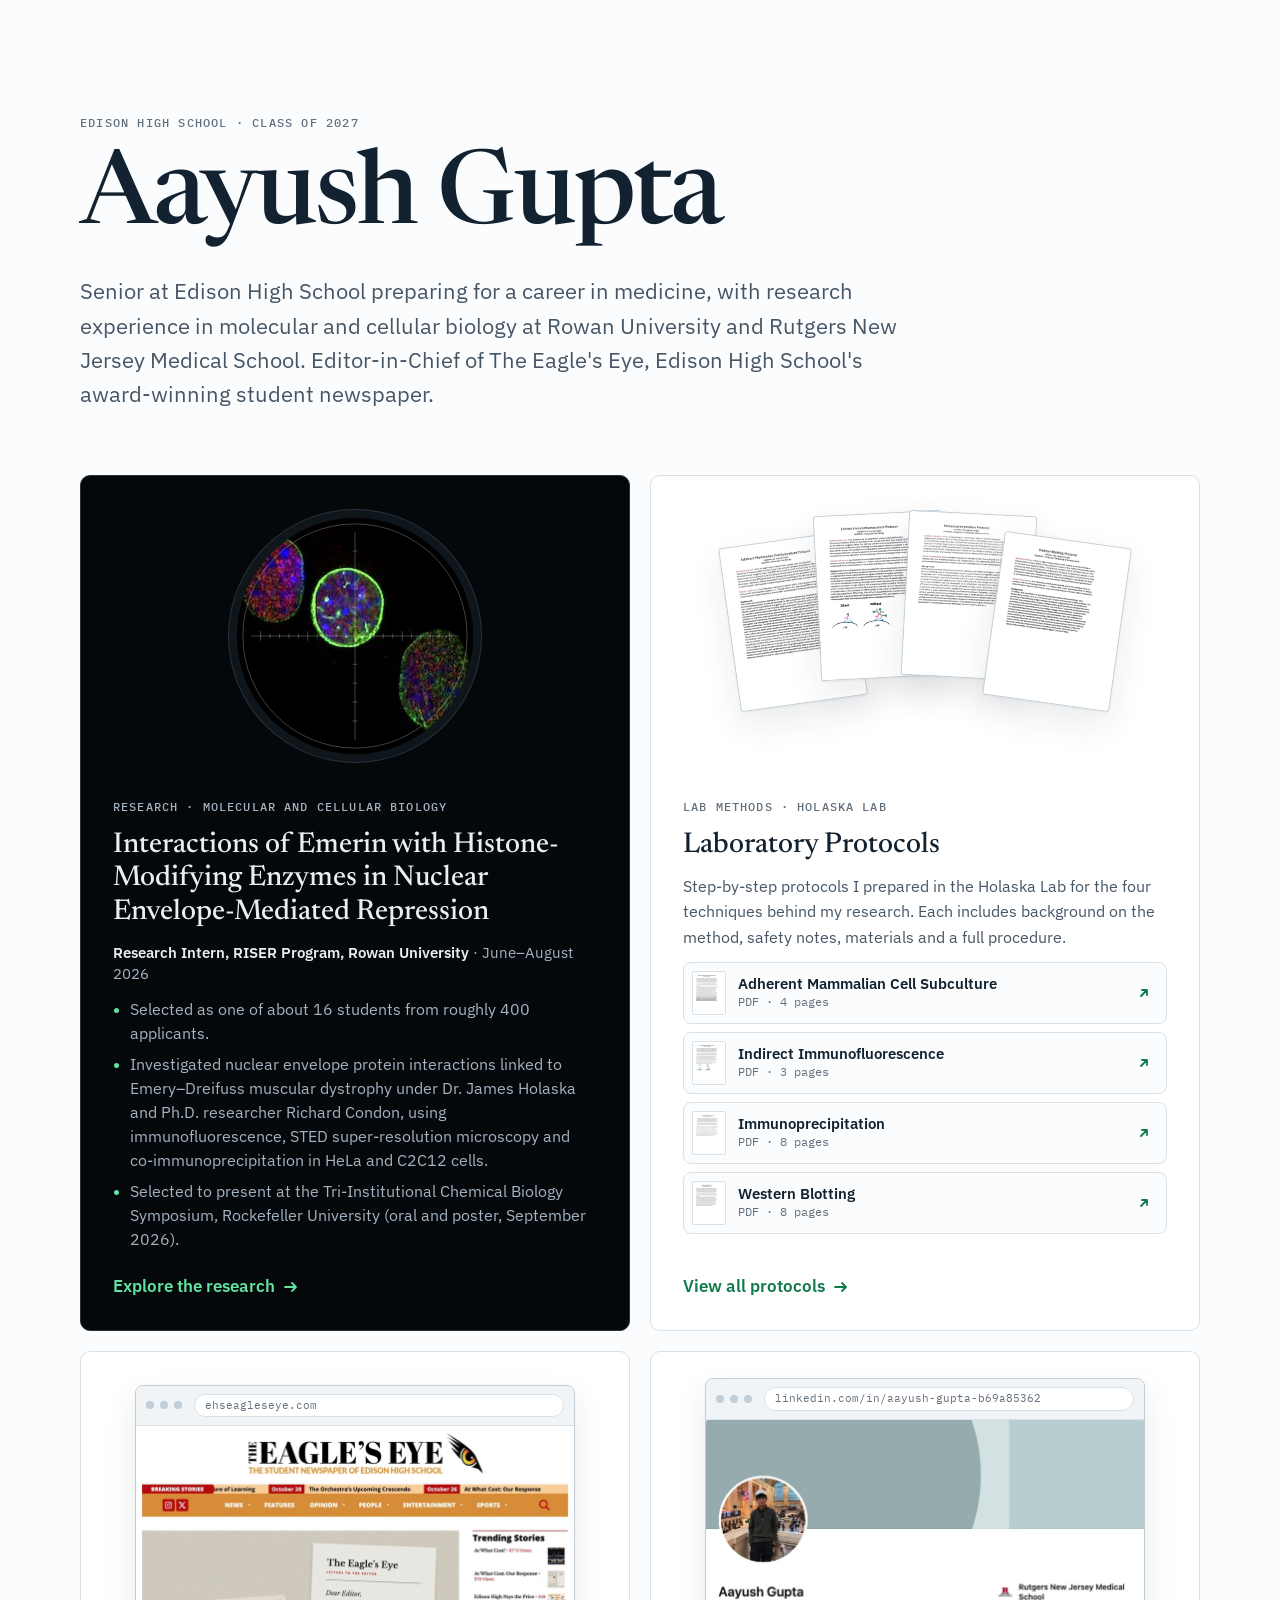
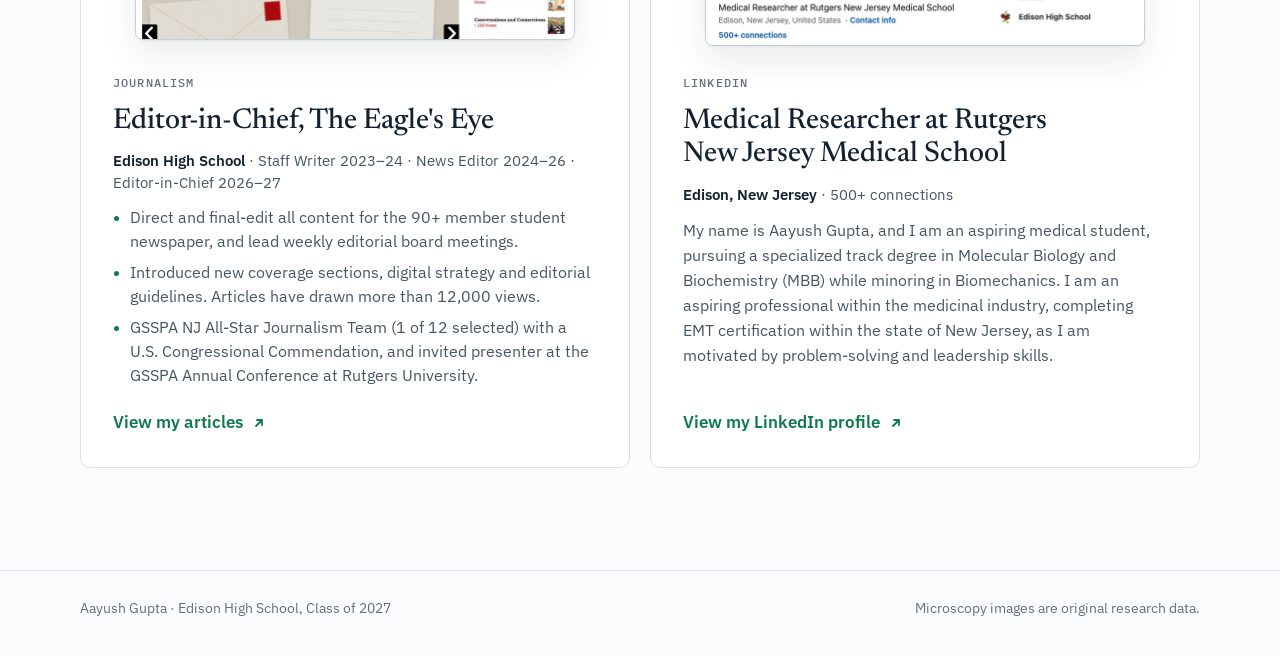
<file: index.html>
<!doctype html>
<html lang="en">
<head>
<meta charset="utf-8">
<meta name="viewport" content="width=device-width, initial-scale=1">
<title>Aayush Gupta</title>
<meta name="description" content="Aayush Gupta, Edison High School Class of 2027. Research intern in molecular and cellular biology and Editor-in-Chief of The Eagle's Eye.">
<meta property="og:type" content="website">
<meta property="og:title" content="Aayush Gupta">
<meta property="og:description" content="Molecular and cellular biology research and student journalism. Edison High School, Class of 2027.">
<link rel="icon" href="data:image/svg+xml,%3Csvg xmlns='http://www.w3.org/2000/svg' viewBox='0 0 32 32'%3E%3Crect width='32' height='32' rx='7' fill='%2305080b'/%3E%3Ccircle cx='16' cy='16' r='9' fill='none' stroke='%2362e2a0' stroke-width='3'/%3E%3Ccircle cx='14' cy='15' r='2.2' fill='%2393acff'/%3E%3Ccircle cx='18.5' cy='18.5' r='1.7' fill='%23ff7d76'/%3E%3C/svg%3E">
<link rel="preconnect" href="https://fonts.googleapis.com">
<link rel="preconnect" href="https://fonts.gstatic.com" crossorigin>
<link rel="stylesheet" href="https://fonts.googleapis.com/css2?family=IBM+Plex+Mono:wght@400;500&family=IBM+Plex+Sans:ital,wght@0,400;0,500;0,600;1,400&family=Newsreader:ital,opsz,wght@0,6..72,400..600;1,6..72,400..500&display=swap">
<style>
/* Layout: a personal masthead above two rooms of work. The lab sits on a black microscope stage, the newsroom shows the paper's own site in a browser frame. Side by side on wide screens, stacked on phones. Tokens match the research page. */
:root{
  --paper:#fbfcfd; --paper-2:#f0f4f7; --card:#ffffff;
  --ink:#132230; --ink-2:#465665; --ink-3:#62707d;
  --rule:#d9e1e8; --rule-2:#c2ced8;
  --accent:#0f7a4b;
  --shadow:0 1px 2px rgba(19,34,48,.06), 0 14px 34px rgba(19,34,48,.09);
  --stage:#05080b; --stage-2:#0e151b; --stage-rule:#26323d; --stage-ink:#e8eef3; --stage-ink-2:#a3b3c1;
  --ch-emerin:#62e2a0; --ch-white:#f2f5f8;
  --font-display:"Newsreader","Iowan Old Style","Palatino Linotype",Georgia,serif;
  --font-body:"IBM Plex Sans","Segoe UI",system-ui,-apple-system,sans-serif;
  --font-mono:"IBM Plex Mono",ui-monospace,"SFMono-Regular",Menlo,Consolas,monospace;
}
@media (prefers-color-scheme: dark){
  :root:not([data-theme="light"]){
    --paper:#0b1117; --paper-2:#111a22; --card:#131d27;
    --ink:#e5ebf0; --ink-2:#aab7c3; --ink-3:#8b98a5;
    --rule:#22303d; --rule-2:#304150;
    --accent:#4cc38a;
    --shadow:0 1px 2px rgba(0,0,0,.4), 0 14px 34px rgba(0,0,0,.4);
    color-scheme:dark;
  }
}
:root[data-theme="dark"]{
  --paper:#0b1117; --paper-2:#111a22; --card:#131d27;
  --ink:#e5ebf0; --ink-2:#aab7c3; --ink-3:#8b98a5;
  --rule:#22303d; --rule-2:#304150;
  --accent:#4cc38a;
  --shadow:0 1px 2px rgba(0,0,0,.4), 0 14px 34px rgba(0,0,0,.4);
  color-scheme:dark;
}
*,*::before,*::after{box-sizing:border-box}
html{-webkit-text-size-adjust:100%}
body{margin:0; background:var(--paper); color:var(--ink); font-family:var(--font-body); font-size:1.0625rem; line-height:1.6; -webkit-font-smoothing:antialiased; text-rendering:optimizeLegibility}
p, h1, h2, ul{margin:0}
img{display:block; max-width:100%; height:auto}
:focus-visible{outline:2px solid var(--accent); outline-offset:3px; border-radius:2px}

.wrap{max-width:1184px; margin-inline:auto; padding-left:max(16px, env(safe-area-inset-left, 0px)); padding-right:max(16px, env(safe-area-inset-right, 0px))}
@media (min-width:720px){
  .wrap{padding-left:max(32px, env(safe-area-inset-left, 0px)); padding-right:max(32px, env(safe-area-inset-right, 0px))}
}
.eyebrow{font-family:var(--font-mono); font-size:.75rem; font-weight:500; line-height:1.4; letter-spacing:.1em; text-transform:uppercase; color:var(--ink-3)}

/* Intro */
.intro{padding-block:clamp(56px, 9vw, 120px) clamp(36px, 5vw, 64px)}
.intro-eyebrow{margin-bottom:18px}
.intro h1{font-family:var(--font-display); font-weight:500; font-size:clamp(3rem, 1.5rem + 6.2vw, 6.4rem); line-height:.96; letter-spacing:-.022em; color:var(--ink); text-wrap:balance; font-optical-sizing:auto}
.lede{margin-top:26px; max-width:38em; font-size:clamp(1.12rem, 1rem + .5vw, 1.38rem); line-height:1.55; color:var(--ink-2); text-wrap:pretty}

/* Work cards */
.work{padding-block:0 clamp(56px, 8vw, 104px)}
.work-grid{display:grid; grid-template-columns:repeat(2, minmax(0, 1fr)); gap:20px}
.card{position:relative; display:grid; grid-template-rows:auto 1fr; min-width:0; overflow:hidden; border-radius:10px; transition:transform .2s ease, box-shadow .2s ease}
.card:hover{transform:translateY(-3px); box-shadow:var(--shadow)}
.card:focus-within{box-shadow:var(--shadow)}
.visual{height:300px; display:grid; place-items:center; padding:28px clamp(20px, 3vw, 32px) 8px}
.card-body{display:flex; flex-direction:column; gap:12px; padding:22px clamp(20px, 3vw, 32px) 30px}
.card-label{font-family:var(--font-mono); font-size:.72rem; font-weight:500; letter-spacing:.1em; text-transform:uppercase}
.card h2{font-family:var(--font-display); font-weight:500; font-size:clamp(1.4rem, 1.15rem + .8vw, 1.8rem); line-height:1.18; text-wrap:balance}
.role{font-size:.92rem; font-weight:600; line-height:1.45}
.role span{font-weight:400}
.points{padding-left:1.1em; display:grid; gap:7px; font-size:.97rem; line-height:1.55; max-width:56ch}
.points li::marker{font-size:.9em}
.cta{display:inline-flex; align-self:flex-start; align-items:center; gap:8px; margin-top:auto; padding-top:10px; font-weight:600; text-decoration:none}
.cta svg{transition:transform .2s ease}
.card:hover .cta svg{transform:translateX(3px)}
.cta::after{content:""; position:absolute; inset:0; border-radius:10px}
.cta:focus-visible{outline:none}
.cta:focus-visible::after{outline:2px solid var(--accent); outline-offset:3px}

/* The lab */
.card-lab{background:var(--stage); color:var(--stage-ink); border:1px solid var(--stage-rule)}
.card-lab .card-label{color:var(--stage-ink-2)}
.card-lab h2, .card-lab .role{color:var(--stage-ink)}
.card-lab .role span, .card-lab .points{color:var(--stage-ink-2)}
.card-lab .points li::marker{color:var(--ch-emerin)}
.card-lab .cta{color:var(--ch-emerin)}
.card-lab .cta:focus-visible::after{outline-color:var(--ch-emerin)}
.ocular{position:relative; width:min(100%, 236px); aspect-ratio:1; border-radius:50%; overflow:hidden; background:var(--stage); box-shadow:0 0 0 8px var(--stage-2), 0 0 0 9px var(--stage-rule)}
.ocular img{width:100%; height:100%; object-fit:cover; object-position:46% 50%}
.reticle{position:absolute; inset:0; width:100%; height:100%; pointer-events:none}
.r-line{fill:none; stroke:var(--ch-white); stroke-opacity:.26; stroke-width:1; vector-effect:non-scaling-stroke}

/* The newsroom */
.card-news{background:var(--card); color:var(--ink); border:1px solid var(--rule)}
.card-news .card-label{color:var(--ink-3)}
.card-news .role span, .card-news .points{color:var(--ink-2)}
.card-news .points li::marker{color:var(--accent)}
.card-news .cta{color:var(--accent)}
.browser{width:min(100%, 440px); overflow:hidden; border-radius:8px; background:var(--card); border:1px solid var(--rule-2); box-shadow:var(--shadow)}
.browser-bar{display:flex; align-items:center; gap:6px; padding:8px 10px; background:var(--paper-2); border-bottom:1px solid var(--rule)}
.browser-bar i{width:8px; height:8px; flex:none; border-radius:50%; background:var(--rule-2)}
.browser-bar span{flex:1; min-width:0; margin-left:6px; padding:2px 10px; overflow:hidden; text-overflow:ellipsis; white-space:nowrap; border-radius:999px; border:1px solid var(--rule); background:var(--card); font-family:var(--font-mono); font-size:.68rem; color:var(--ink-3)}
.browser img{width:100%; height:auto}
.card-news .about{font-size:.98rem; line-height:1.6; color:var(--ink-2); max-width:62ch}

/* Protocols: the four first pages fanned out, then one row per PDF */
.fan{position:relative; width:min(100%, 400px); aspect-ratio:400 / 262}
.fan img{position:absolute; width:32%; height:auto; border:1px solid var(--rule-2); border-radius:3px; box-shadow:var(--shadow)}
.fan img:nth-child(1){left:1%; top:13%; transform:rotate(-8deg)}
.fan img:nth-child(2){left:23%; top:3%; transform:rotate(-3deg)}
.fan img:nth-child(3){left:45%; top:3%; transform:rotate(3deg)}
.fan img:nth-child(4){left:67%; top:13%; transform:rotate(8deg)}
.card-news .summary{font-size:.98rem; line-height:1.6; color:var(--ink-2); max-width:58ch}
.docs{list-style:none; padding:0; display:grid; gap:8px}
.docs a{position:relative; z-index:1; display:flex; align-items:center; gap:12px; padding:8px 14px 8px 8px; border:1px solid var(--rule); border-radius:8px; background:var(--paper); color:var(--ink); text-decoration:none; transition:border-color .15s}
.docs a:hover{border-color:var(--accent)}
.docs img{width:34px; height:44px; flex:none; object-fit:cover; object-position:top; border:1px solid var(--rule); border-radius:2px}
.docs span{display:grid; flex:1; min-width:0}
.docs b{font-size:.95rem; font-weight:600; line-height:1.3}
.docs small{font-family:var(--font-mono); font-size:.72rem; color:var(--ink-3)}
.docs svg{flex:none; color:var(--accent)}

@media (max-width:860px){
  .work-grid{grid-template-columns:1fr}
  .visual{height:auto; padding-top:32px; padding-bottom:12px}
}

/* Footer */
.foot{border-top:1px solid var(--rule); padding-block:26px 36px; font-size:.88rem; color:var(--ink-3)}
.foot-inner{display:flex; flex-wrap:wrap; justify-content:space-between; gap:8px 32px}

@media (prefers-reduced-motion: reduce){
  .card, .cta svg{transition:none}
  .card:hover{transform:none}
  .card:hover .cta svg{transform:none}
}
</style>
</head>
<body>

<main>
  <section class="intro">
    <div class="wrap">
      <p class="eyebrow intro-eyebrow">Edison High School · Class of 2027</p>
      <h1>Aayush Gupta</h1>
      <p class="lede">Senior at Edison High School preparing for a career in medicine, with research experience in molecular and cellular biology at Rowan University and Rutgers New Jersey Medical School. Editor-in-Chief of The Eagle's Eye, Edison High School's award-winning student newspaper.</p>
    </div>
  </section>

  <section class="work" aria-label="Selected work">
    <div class="wrap work-grid">

      <article class="card card-lab">
        <div class="visual">
          <div class="ocular">
            <img src="hero-merge.jpg" width="536" height="464" alt="Three cell nuclei under a fluorescence microscope, with a bright green ring of emerin outlining the center nucleus.">
            <svg class="reticle" viewBox="0 0 100 100" aria-hidden="true" focusable="false">
            <circle cx="50" cy="50" r="47.5" class="r-line"/>
            <line x1="6" y1="50" x2="94" y2="50" class="r-line"/>
            <line x1="50" y1="6" x2="50" y2="94" class="r-line"/>
            <line x1="10" y1="48.0" x2="10" y2="52.0" class="r-line"/><line x1="14" y1="49.0" x2="14" y2="51.0" class="r-line"/><line x1="18" y1="49.0" x2="18" y2="51.0" class="r-line"/><line x1="22" y1="49.0" x2="22" y2="51.0" class="r-line"/><line x1="26" y1="49.0" x2="26" y2="51.0" class="r-line"/><line x1="30" y1="48.0" x2="30" y2="52.0" class="r-line"/><line x1="34" y1="49.0" x2="34" y2="51.0" class="r-line"/><line x1="38" y1="49.0" x2="38" y2="51.0" class="r-line"/><line x1="42" y1="49.0" x2="42" y2="51.0" class="r-line"/><line x1="46" y1="49.0" x2="46" y2="51.0" class="r-line"/><line x1="54" y1="49.0" x2="54" y2="51.0" class="r-line"/><line x1="58" y1="49.0" x2="58" y2="51.0" class="r-line"/><line x1="62" y1="49.0" x2="62" y2="51.0" class="r-line"/><line x1="66" y1="49.0" x2="66" y2="51.0" class="r-line"/><line x1="70" y1="48.0" x2="70" y2="52.0" class="r-line"/><line x1="74" y1="49.0" x2="74" y2="51.0" class="r-line"/><line x1="78" y1="49.0" x2="78" y2="51.0" class="r-line"/><line x1="82" y1="49.0" x2="82" y2="51.0" class="r-line"/><line x1="86" y1="49.0" x2="86" y2="51.0" class="r-line"/><line x1="90" y1="48.0" x2="90" y2="52.0" class="r-line"/><line x1="49" y1="14" x2="51" y2="14" class="r-line"/><line x1="49" y1="22" x2="51" y2="22" class="r-line"/><line x1="49" y1="30" x2="51" y2="30" class="r-line"/><line x1="49" y1="38" x2="51" y2="38" class="r-line"/><line x1="49" y1="46" x2="51" y2="46" class="r-line"/><line x1="49" y1="54" x2="51" y2="54" class="r-line"/><line x1="49" y1="62" x2="51" y2="62" class="r-line"/><line x1="49" y1="70" x2="51" y2="70" class="r-line"/><line x1="49" y1="78" x2="51" y2="78" class="r-line"/><line x1="49" y1="86" x2="51" y2="86" class="r-line"/>
          </svg>
          </div>
        </div>
        <div class="card-body">
          <p class="card-label">Research · Molecular and cellular biology</p>
          <h2>Interactions of Emerin with Histone-Modifying Enzymes in Nuclear Envelope-Mediated Repression</h2>
          <p class="role">Research Intern, RISER Program, Rowan University <span>· June–August 2026</span></p>
          <ul class="points">
            <li>Selected as one of about 16 students from roughly 400 applicants.</li>
            <li>Investigated nuclear envelope protein interactions linked to Emery–Dreifuss muscular dystrophy under Dr. James Holaska and Ph.D. researcher Richard Condon, using immunofluorescence, STED super-resolution microscopy and co-immunoprecipitation in HeLa and C2C12 cells.</li>
            <li>Selected to present at the Tri-Institutional Chemical Biology Symposium, Rockefeller University (oral and poster, September 2026).</li>
          </ul>
          <a class="cta" href="research.html">Explore the research
            <svg width="16" height="16" viewBox="0 0 16 16" fill="none" stroke="currentColor" stroke-width="1.8" stroke-linecap="round" stroke-linejoin="round" aria-hidden="true" focusable="false"><path d="M2 8 H13 M9 4 L13 8 L9 12"/></svg>
          </a>
        </div>
      </article>

      <article class="card card-news">
        <div class="visual">
          <div class="fan" aria-hidden="true">
            <img src="protocol-subculture.jpg" width="800" height="1035" alt="">
            <img src="protocol-immunofluorescence.jpg" width="800" height="1035" alt="">
            <img src="protocol-immunoprecipitation.jpg" width="800" height="1035" alt="">
            <img src="protocol-western-blotting.jpg" width="800" height="1035" alt="">
          </div>
        </div>
        <div class="card-body">
          <p class="card-label">Lab methods · Holaska Lab</p>
          <h2>Laboratory Protocols</h2>
          <p class="summary">Step-by-step protocols I prepared in the Holaska Lab for the four techniques behind my research. Each includes background on the method, safety notes, materials and a full procedure.</p>
          <ul class="docs">
            <li><a href="Adherent-Cell-Subculture-Protocol.pdf" target="_blank" rel="noopener"><img src="protocol-subculture.jpg" width="800" height="1035" alt=""><span><b>Adherent Mammalian Cell Subculture</b><small>PDF · 4 pages</small></span><svg width="16" height="16" viewBox="0 0 16 16" fill="none" stroke="currentColor" stroke-width="1.8" stroke-linecap="round" stroke-linejoin="round" aria-hidden="true" focusable="false"><path d="M5 11 L11 5 M6 5 H11 V10"/></svg></a></li>
            <li><a href="Indirect-Immunofluorescence-Protocol.pdf" target="_blank" rel="noopener"><img src="protocol-immunofluorescence.jpg" width="800" height="1035" alt=""><span><b>Indirect Immunofluorescence</b><small>PDF · 3 pages</small></span><svg width="16" height="16" viewBox="0 0 16 16" fill="none" stroke="currentColor" stroke-width="1.8" stroke-linecap="round" stroke-linejoin="round" aria-hidden="true" focusable="false"><path d="M5 11 L11 5 M6 5 H11 V10"/></svg></a></li>
            <li><a href="Immunoprecipitation-Protocol.pdf" target="_blank" rel="noopener"><img src="protocol-immunoprecipitation.jpg" width="800" height="1035" alt=""><span><b>Immunoprecipitation</b><small>PDF · 8 pages</small></span><svg width="16" height="16" viewBox="0 0 16 16" fill="none" stroke="currentColor" stroke-width="1.8" stroke-linecap="round" stroke-linejoin="round" aria-hidden="true" focusable="false"><path d="M5 11 L11 5 M6 5 H11 V10"/></svg></a></li>
            <li><a href="Western-Blotting-Protocol.pdf" target="_blank" rel="noopener"><img src="protocol-western-blotting.jpg" width="800" height="1035" alt=""><span><b>Western Blotting</b><small>PDF · 8 pages</small></span><svg width="16" height="16" viewBox="0 0 16 16" fill="none" stroke="currentColor" stroke-width="1.8" stroke-linecap="round" stroke-linejoin="round" aria-hidden="true" focusable="false"><path d="M5 11 L11 5 M6 5 H11 V10"/></svg></a></li>
          </ul>
          <a class="cta" href="protocols.html">View all protocols
            <svg width="16" height="16" viewBox="0 0 16 16" fill="none" stroke="currentColor" stroke-width="1.8" stroke-linecap="round" stroke-linejoin="round" aria-hidden="true" focusable="false"><path d="M2 8 H13 M9 4 L13 8 L9 12"/></svg>
          </a>
        </div>
      </article>

      <article class="card card-news">
        <div class="visual">
          <div class="browser">
            <div class="browser-bar" aria-hidden="true"><i></i><i></i><i></i><span>ehseagleseye.com</span></div>
            <img src="eagles-eye.jpg" width="880" height="428" alt="The Eagle's Eye website, Edison High School's student newspaper.">
          </div>
        </div>
        <div class="card-body">
          <p class="card-label">Journalism</p>
          <h2>Editor-in-Chief, The Eagle's Eye</h2>
          <p class="role">Edison High School <span>· Staff Writer 2023–24 · News Editor 2024–26 · Editor-in-Chief 2026–27</span></p>
          <ul class="points">
            <li>Direct and final-edit all content for the 90+ member student newspaper, and lead weekly editorial board meetings.</li>
            <li>Introduced new coverage sections, digital strategy and editorial guidelines. Articles have drawn more than 12,000 views.</li>
            <li>GSSPA NJ All-Star Journalism Team (1 of 12 selected) with a U.S. Congressional Commendation, and invited presenter at the GSSPA Annual Conference at Rutgers University.</li>
          </ul>
          <a class="cta" href="https://ehseagleseye.com/staff_name/aayush-gupta-27/" target="_blank" rel="noopener">View my articles
            <svg width="16" height="16" viewBox="0 0 16 16" fill="none" stroke="currentColor" stroke-width="1.8" stroke-linecap="round" stroke-linejoin="round" aria-hidden="true" focusable="false"><path d="M5 11 L11 5 M6 5 H11 V10"/></svg>
          </a>
        </div>
      </article>

      <article class="card card-news">
        <div class="visual">
          <div class="browser">
            <div class="browser-bar" aria-hidden="true"><i></i><i></i><i></i><span>linkedin.com/in/aayush-gupta-b69a85362</span></div>
            <img src="linkedin.jpg" width="880" height="453" alt="Aayush Gupta's LinkedIn profile: Medical Researcher at Rutgers New Jersey Medical School, Edison, New Jersey.">
          </div>
        </div>
        <div class="card-body">
          <p class="card-label">LinkedIn</p>
          <h2>Medical Researcher at Rutgers New Jersey Medical School</h2>
          <p class="role">Edison, New Jersey <span>· 500+ connections</span></p>
          <p class="about">My name is Aayush Gupta, and I am an aspiring medical student, pursuing a specialized track degree in Molecular Biology and Biochemistry (MBB) while minoring in Biomechanics. I am an aspiring professional within the medicinal industry, completing EMT certification within the state of New Jersey, as I am motivated by problem-solving and leadership skills.</p>
          <a class="cta" href="https://www.linkedin.com/in/aayush-gupta-b69a85362/" target="_blank" rel="noopener">View my LinkedIn profile
            <svg width="16" height="16" viewBox="0 0 16 16" fill="none" stroke="currentColor" stroke-width="1.8" stroke-linecap="round" stroke-linejoin="round" aria-hidden="true" focusable="false"><path d="M5 11 L11 5 M6 5 H11 V10"/></svg>
          </a>
        </div>
      </article>

    </div>
  </section>
</main>

<footer class="foot">
  <div class="wrap foot-inner">
    <p>Aayush Gupta · Edison High School, Class of 2027</p>
    <p>Microscopy images are original research data.</p>
  </div>
</footer>

</body>
</html>
</file>
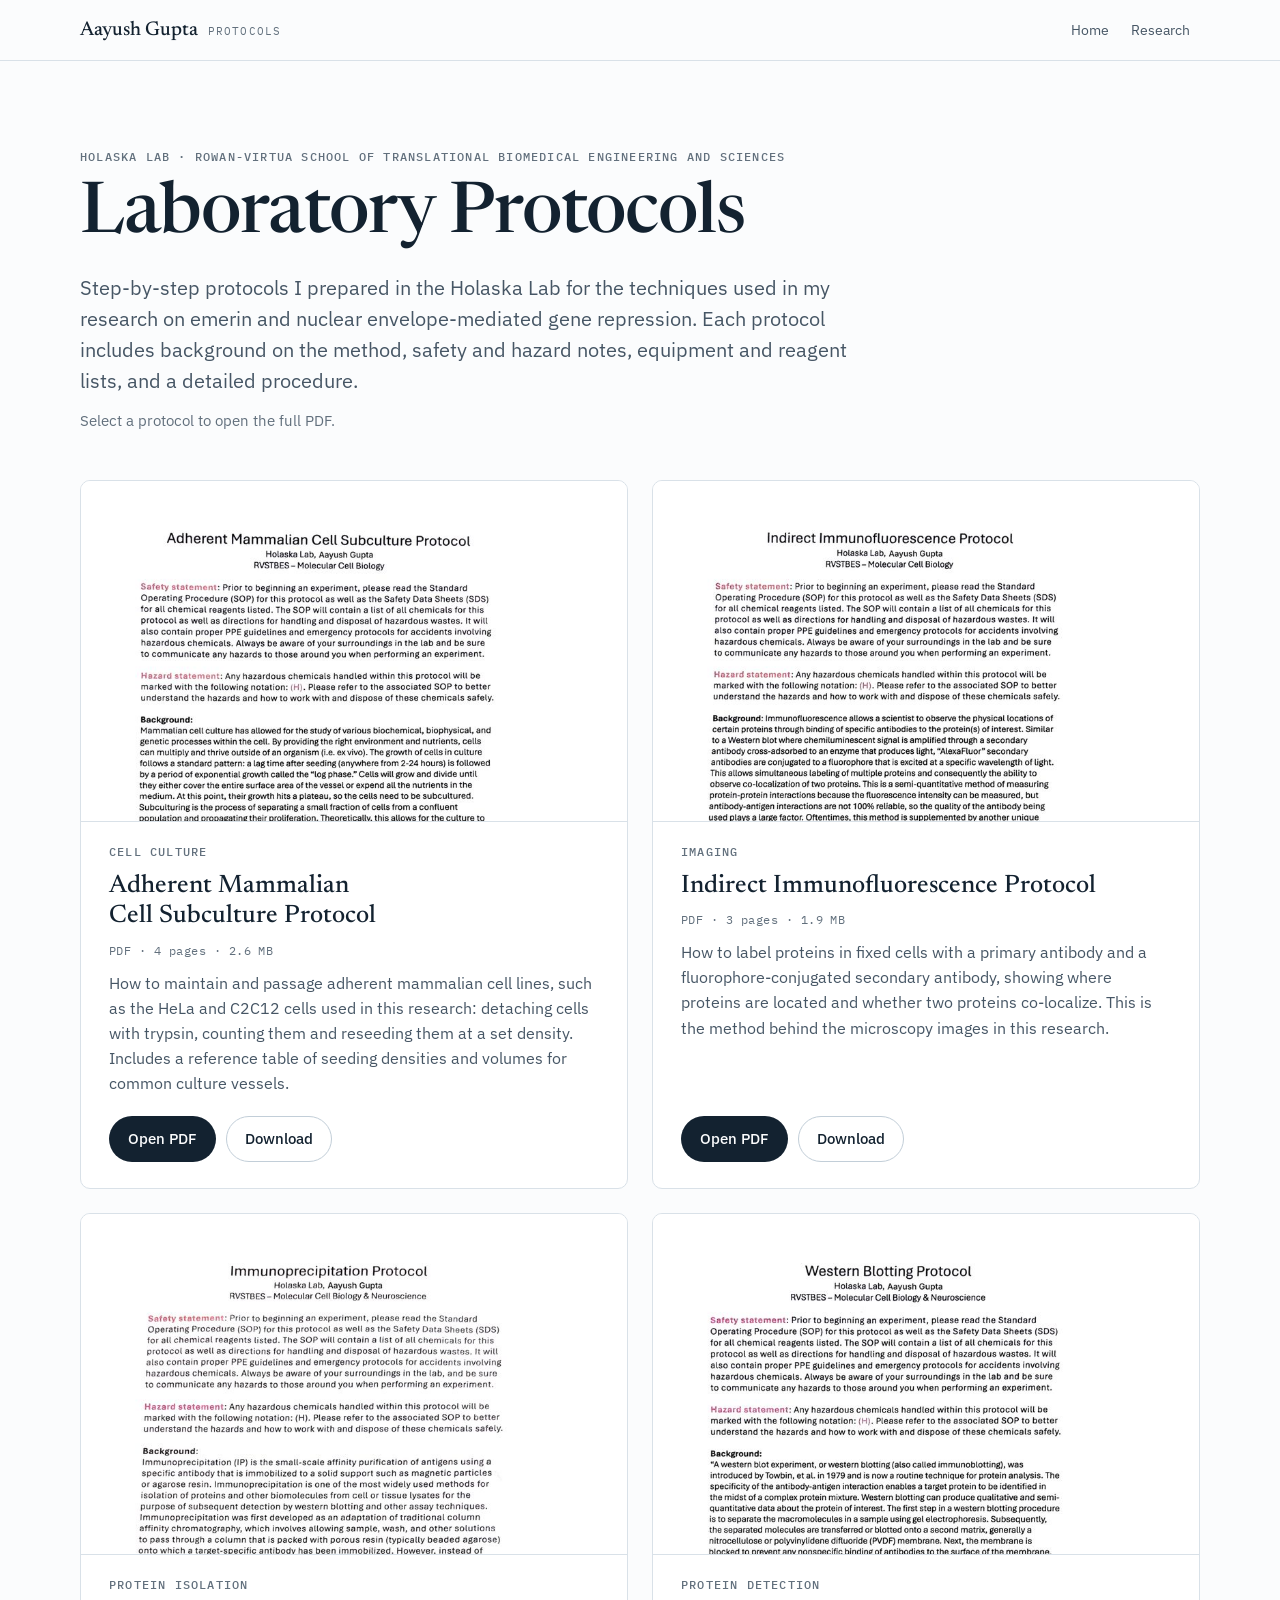
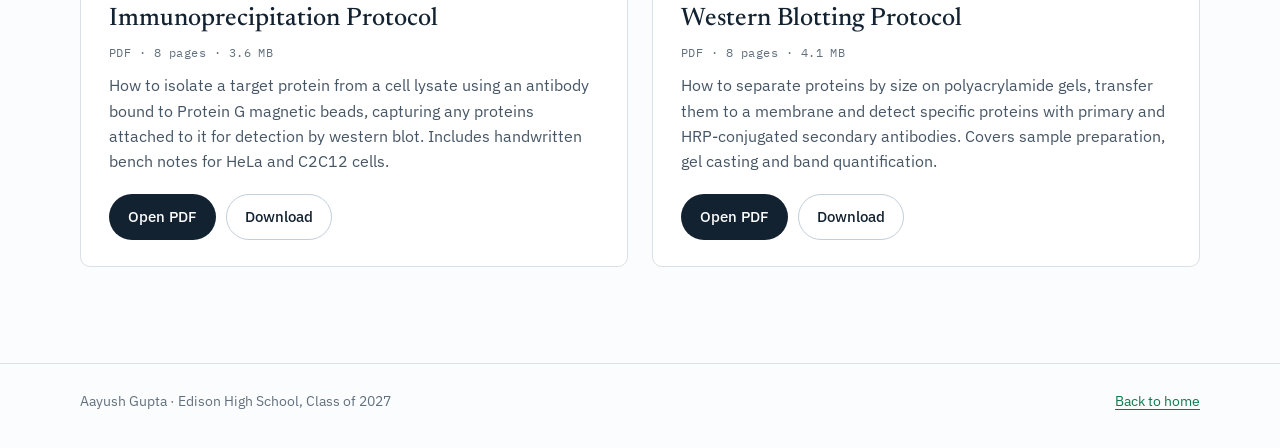
<file: protocols.html>
<!doctype html>
<html lang="en">
<head>
<meta charset="utf-8">
<meta name="viewport" content="width=device-width, initial-scale=1">
<title>Laboratory Protocols | Aayush Gupta</title>
<meta name="description" content="Step-by-step laboratory protocols prepared by Aayush Gupta in the Holaska Lab: cell culture, indirect immunofluorescence, immunoprecipitation and western blotting.">
<meta property="og:type" content="website">
<meta property="og:title" content="Laboratory Protocols | Aayush Gupta">
<meta property="og:description" content="Cell culture, immunofluorescence, immunoprecipitation and western blotting protocols from the Holaska Lab.">
<link rel="icon" href="data:image/svg+xml,%3Csvg xmlns='http://www.w3.org/2000/svg' viewBox='0 0 32 32'%3E%3Crect width='32' height='32' rx='7' fill='%2305080b'/%3E%3Ccircle cx='16' cy='16' r='9' fill='none' stroke='%2362e2a0' stroke-width='3'/%3E%3Ccircle cx='14' cy='15' r='2.2' fill='%2393acff'/%3E%3Ccircle cx='18.5' cy='18.5' r='1.7' fill='%23ff7d76'/%3E%3C/svg%3E">
<link rel="preconnect" href="https://fonts.googleapis.com">
<link rel="preconnect" href="https://fonts.gstatic.com" crossorigin>
<link rel="stylesheet" href="https://fonts.googleapis.com/css2?family=IBM+Plex+Mono:wght@400;500&family=IBM+Plex+Sans:ital,wght@0,400;0,500;0,600;1,400&family=Newsreader:ital,opsz,wght@0,6..72,400..600;1,6..72,400..500&display=swap">
<style>
/* Layout: a document shelf. Each protocol is a sheet whose real first page shows at the top, with what it covers and how to open it below. Tokens match the home and research pages. */
:root{
  --paper:#fbfcfd; --paper-2:#f0f4f7; --card:#ffffff;
  --ink:#132230; --ink-2:#465665; --ink-3:#62707d;
  --rule:#d9e1e8; --rule-2:#c2ced8;
  --accent:#0f7a4b; --accent-ink:#ffffff;
  --shadow:0 1px 2px rgba(19,34,48,.06), 0 14px 34px rgba(19,34,48,.09);
  --font-display:"Newsreader","Iowan Old Style","Palatino Linotype",Georgia,serif;
  --font-body:"IBM Plex Sans","Segoe UI",system-ui,-apple-system,sans-serif;
  --font-mono:"IBM Plex Mono",ui-monospace,"SFMono-Regular",Menlo,Consolas,monospace;
}
@media (prefers-color-scheme: dark){
  :root:not([data-theme="light"]){
    --paper:#0b1117; --paper-2:#111a22; --card:#131d27;
    --ink:#e5ebf0; --ink-2:#aab7c3; --ink-3:#8b98a5;
    --rule:#22303d; --rule-2:#304150;
    --accent:#4cc38a; --accent-ink:#06150d;
    --shadow:0 1px 2px rgba(0,0,0,.4), 0 14px 34px rgba(0,0,0,.4);
    color-scheme:dark;
  }
}
:root[data-theme="dark"]{
  --paper:#0b1117; --paper-2:#111a22; --card:#131d27;
  --ink:#e5ebf0; --ink-2:#aab7c3; --ink-3:#8b98a5;
  --rule:#22303d; --rule-2:#304150;
  --accent:#4cc38a; --accent-ink:#06150d;
  --shadow:0 1px 2px rgba(0,0,0,.4), 0 14px 34px rgba(0,0,0,.4);
  color-scheme:dark;
}
*,*::before,*::after{box-sizing:border-box}
html{-webkit-text-size-adjust:100%}
body{margin:0; background:var(--paper); color:var(--ink); font-family:var(--font-body); font-size:1.0625rem; line-height:1.6; -webkit-font-smoothing:antialiased; text-rendering:optimizeLegibility}
p, h1, h2{margin:0}
img{display:block; max-width:100%; height:auto}
a{color:var(--accent); text-underline-offset:3px; text-decoration-thickness:1px}
:focus-visible{outline:2px solid var(--accent); outline-offset:3px; border-radius:2px}
.wrap{max-width:1184px; margin-inline:auto; padding-left:max(16px, env(safe-area-inset-left, 0px)); padding-right:max(16px, env(safe-area-inset-right, 0px))}
@media (min-width:720px){
  .wrap{padding-left:max(32px, env(safe-area-inset-left, 0px)); padding-right:max(32px, env(safe-area-inset-right, 0px))}
}
.eyebrow{font-family:var(--font-mono); font-size:.75rem; font-weight:500; line-height:1.4; letter-spacing:.1em; text-transform:uppercase; color:var(--ink-3)}

/* Header */
.site-header{border-bottom:1px solid var(--rule)}
.header-inner{display:flex; align-items:center; justify-content:space-between; gap:16px; min-height:60px}
.brand{display:flex; align-items:baseline; gap:10px; color:var(--ink); text-decoration:none; min-width:0}
.brand-name{font-family:var(--font-display); font-size:1.25rem; font-weight:500; white-space:nowrap}
.brand-sub{font-family:var(--font-mono); font-size:.7rem; letter-spacing:.1em; text-transform:uppercase; color:var(--ink-3)}
.site-nav{display:flex; gap:2px}
.site-nav a{font-size:.9rem; color:var(--ink-2); text-decoration:none; padding:8px 10px; border-radius:6px}
.site-nav a:hover{color:var(--ink); background:var(--paper-2)}
@media (max-width:480px){ .brand-sub{display:none} }

/* Intro */
.hero{padding-block:clamp(44px, 7vw, 88px) clamp(28px, 4vw, 48px)}
.hero h1{margin-top:14px; font-family:var(--font-display); font-weight:500; font-size:clamp(2.5rem, 1.4rem + 3.8vw, 4.4rem); line-height:1.02; letter-spacing:-.015em; text-wrap:balance}
.lede{margin-top:20px; max-width:40em; font-size:clamp(1.08rem, 1rem + .4vw, 1.25rem); line-height:1.55; color:var(--ink-2); text-wrap:pretty}
.hint{margin-top:12px; font-size:.95rem; color:var(--ink-3)}

/* Protocol sheets */
.protocols{padding-block:0 clamp(56px, 8vw, 96px)}
.proto-grid{display:grid; grid-template-columns:repeat(2, minmax(0, 1fr)); gap:24px}
.proto{display:flex; flex-direction:column; min-width:0; overflow:hidden; border:1px solid var(--rule); border-radius:10px; background:var(--card)}
.preview{display:block; aspect-ratio:16 / 10; overflow:hidden; border-bottom:1px solid var(--rule)}
.preview img{width:100%; height:100%; object-fit:cover; object-position:top; transition:transform .3s ease}
.preview:hover img{transform:scale(1.02)}
.proto-body{display:flex; flex-direction:column; gap:10px; flex:1; padding:22px clamp(20px, 3vw, 28px) 26px}
.proto h2{font-family:var(--font-display); font-weight:500; font-size:clamp(1.3rem, 1.1rem + .6vw, 1.6rem); line-height:1.2; text-wrap:balance}
.meta{font-family:var(--font-mono); font-size:.74rem; letter-spacing:.04em; color:var(--ink-3)}
.desc{font-size:.98rem; line-height:1.6; color:var(--ink-2); max-width:60ch}
.actions{display:flex; flex-wrap:wrap; gap:10px; margin-top:auto; padding-top:10px}
.btn{display:inline-flex; align-items:center; gap:8px; padding:10px 18px; border-radius:999px; font-size:.94rem; font-weight:500; text-decoration:none; border:1px solid transparent; transition:background-color .15s, color .15s, border-color .15s}
.btn-primary{background:var(--ink); color:var(--paper)}
.btn-primary:hover{background:var(--accent); color:var(--accent-ink)}
.btn-ghost{color:var(--ink); border-color:var(--rule-2)}
.btn-ghost:hover{border-color:var(--ink)}
@media (max-width:760px){ .proto-grid{grid-template-columns:1fr} }

/* Footer */
.foot{border-top:1px solid var(--rule); padding-block:26px 36px; font-size:.88rem; color:var(--ink-3)}
.foot-inner{display:flex; flex-wrap:wrap; justify-content:space-between; gap:8px 32px}

@media (prefers-reduced-motion: reduce){
  .preview img, .btn{transition:none}
  .preview:hover img{transform:none}
}
</style>
</head>
<body>

<header class="site-header">
  <div class="wrap header-inner">
    <a class="brand" href="index.html"><span class="brand-name">Aayush Gupta</span><span class="brand-sub">Protocols</span></a>
    <nav class="site-nav" aria-label="Site">
      <a href="index.html">Home</a>
      <a href="research.html">Research</a>
    </nav>
  </div>
</header>

<main>
  <section class="hero">
    <div class="wrap">
      <p class="eyebrow">Holaska Lab · Rowan-Virtua School of Translational Biomedical Engineering and Sciences</p>
      <h1>Laboratory Protocols</h1>
      <p class="lede">Step-by-step protocols I prepared in the Holaska Lab for the techniques used in my research on emerin and nuclear envelope-mediated gene repression. Each protocol includes background on the method, safety and hazard notes, equipment and reagent lists, and a detailed procedure.</p>
      <p class="hint">Select a protocol to open the full PDF.</p>
    </div>
  </section>

  <section class="protocols" aria-label="Protocols">
    <div class="wrap proto-grid">

      <article class="proto">
        <a class="preview" href="Adherent-Cell-Subculture-Protocol.pdf" target="_blank" rel="noopener" aria-label="Open the Adherent Mammalian Cell Subculture Protocol (PDF)"><img src="protocol-subculture.jpg" width="800" height="1035" alt="First page of the Adherent Mammalian Cell Subculture Protocol."></a>
        <div class="proto-body">
          <p class="eyebrow">Cell culture</p>
          <h2>Adherent Mammalian Cell Subculture Protocol</h2>
          <p class="meta">PDF · 4 pages · 2.6 MB</p>
          <p class="desc">How to maintain and passage adherent mammalian cell lines, such as the HeLa and C2C12 cells used in this research: detaching cells with trypsin, counting them and reseeding them at a set density. Includes a reference table of seeding densities and volumes for common culture vessels.</p>
          <div class="actions">
            <a class="btn btn-primary" href="Adherent-Cell-Subculture-Protocol.pdf" target="_blank" rel="noopener">Open PDF</a>
            <a class="btn btn-ghost" href="Adherent-Cell-Subculture-Protocol.pdf" download>Download</a>
          </div>
        </div>
      </article>

      <article class="proto">
        <a class="preview" href="Indirect-Immunofluorescence-Protocol.pdf" target="_blank" rel="noopener" aria-label="Open the Indirect Immunofluorescence Protocol (PDF)"><img src="protocol-immunofluorescence.jpg" width="800" height="1035" alt="First page of the Indirect Immunofluorescence Protocol."></a>
        <div class="proto-body">
          <p class="eyebrow">Imaging</p>
          <h2>Indirect Immunofluorescence Protocol</h2>
          <p class="meta">PDF · 3 pages · 1.9 MB</p>
          <p class="desc">How to label proteins in fixed cells with a primary antibody and a fluorophore-conjugated secondary antibody, showing where proteins are located and whether two proteins co-localize. This is the method behind the microscopy images in this research.</p>
          <div class="actions">
            <a class="btn btn-primary" href="Indirect-Immunofluorescence-Protocol.pdf" target="_blank" rel="noopener">Open PDF</a>
            <a class="btn btn-ghost" href="Indirect-Immunofluorescence-Protocol.pdf" download>Download</a>
          </div>
        </div>
      </article>

      <article class="proto">
        <a class="preview" href="Immunoprecipitation-Protocol.pdf" target="_blank" rel="noopener" aria-label="Open the Immunoprecipitation Protocol (PDF)"><img src="protocol-immunoprecipitation.jpg" width="800" height="1035" alt="First page of the Immunoprecipitation Protocol."></a>
        <div class="proto-body">
          <p class="eyebrow">Protein isolation</p>
          <h2>Immunoprecipitation Protocol</h2>
          <p class="meta">PDF · 8 pages · 3.6 MB</p>
          <p class="desc">How to isolate a target protein from a cell lysate using an antibody bound to Protein G magnetic beads, capturing any proteins attached to it for detection by western blot. Includes handwritten bench notes for HeLa and C2C12 cells.</p>
          <div class="actions">
            <a class="btn btn-primary" href="Immunoprecipitation-Protocol.pdf" target="_blank" rel="noopener">Open PDF</a>
            <a class="btn btn-ghost" href="Immunoprecipitation-Protocol.pdf" download>Download</a>
          </div>
        </div>
      </article>

      <article class="proto">
        <a class="preview" href="Western-Blotting-Protocol.pdf" target="_blank" rel="noopener" aria-label="Open the Western Blotting Protocol (PDF)"><img src="protocol-western-blotting.jpg" width="800" height="1035" alt="First page of the Western Blotting Protocol."></a>
        <div class="proto-body">
          <p class="eyebrow">Protein detection</p>
          <h2>Western Blotting Protocol</h2>
          <p class="meta">PDF · 8 pages · 4.1 MB</p>
          <p class="desc">How to separate proteins by size on polyacrylamide gels, transfer them to a membrane and detect specific proteins with primary and HRP-conjugated secondary antibodies. Covers sample preparation, gel casting and band quantification.</p>
          <div class="actions">
            <a class="btn btn-primary" href="Western-Blotting-Protocol.pdf" target="_blank" rel="noopener">Open PDF</a>
            <a class="btn btn-ghost" href="Western-Blotting-Protocol.pdf" download>Download</a>
          </div>
        </div>
      </article>

    </div>
  </section>
</main>

<footer class="foot">
  <div class="wrap foot-inner">
    <p>Aayush Gupta · Edison High School, Class of 2027</p>
    <p><a href="index.html">Back to home</a></p>
  </div>
</footer>

</body>
</html>
</file>
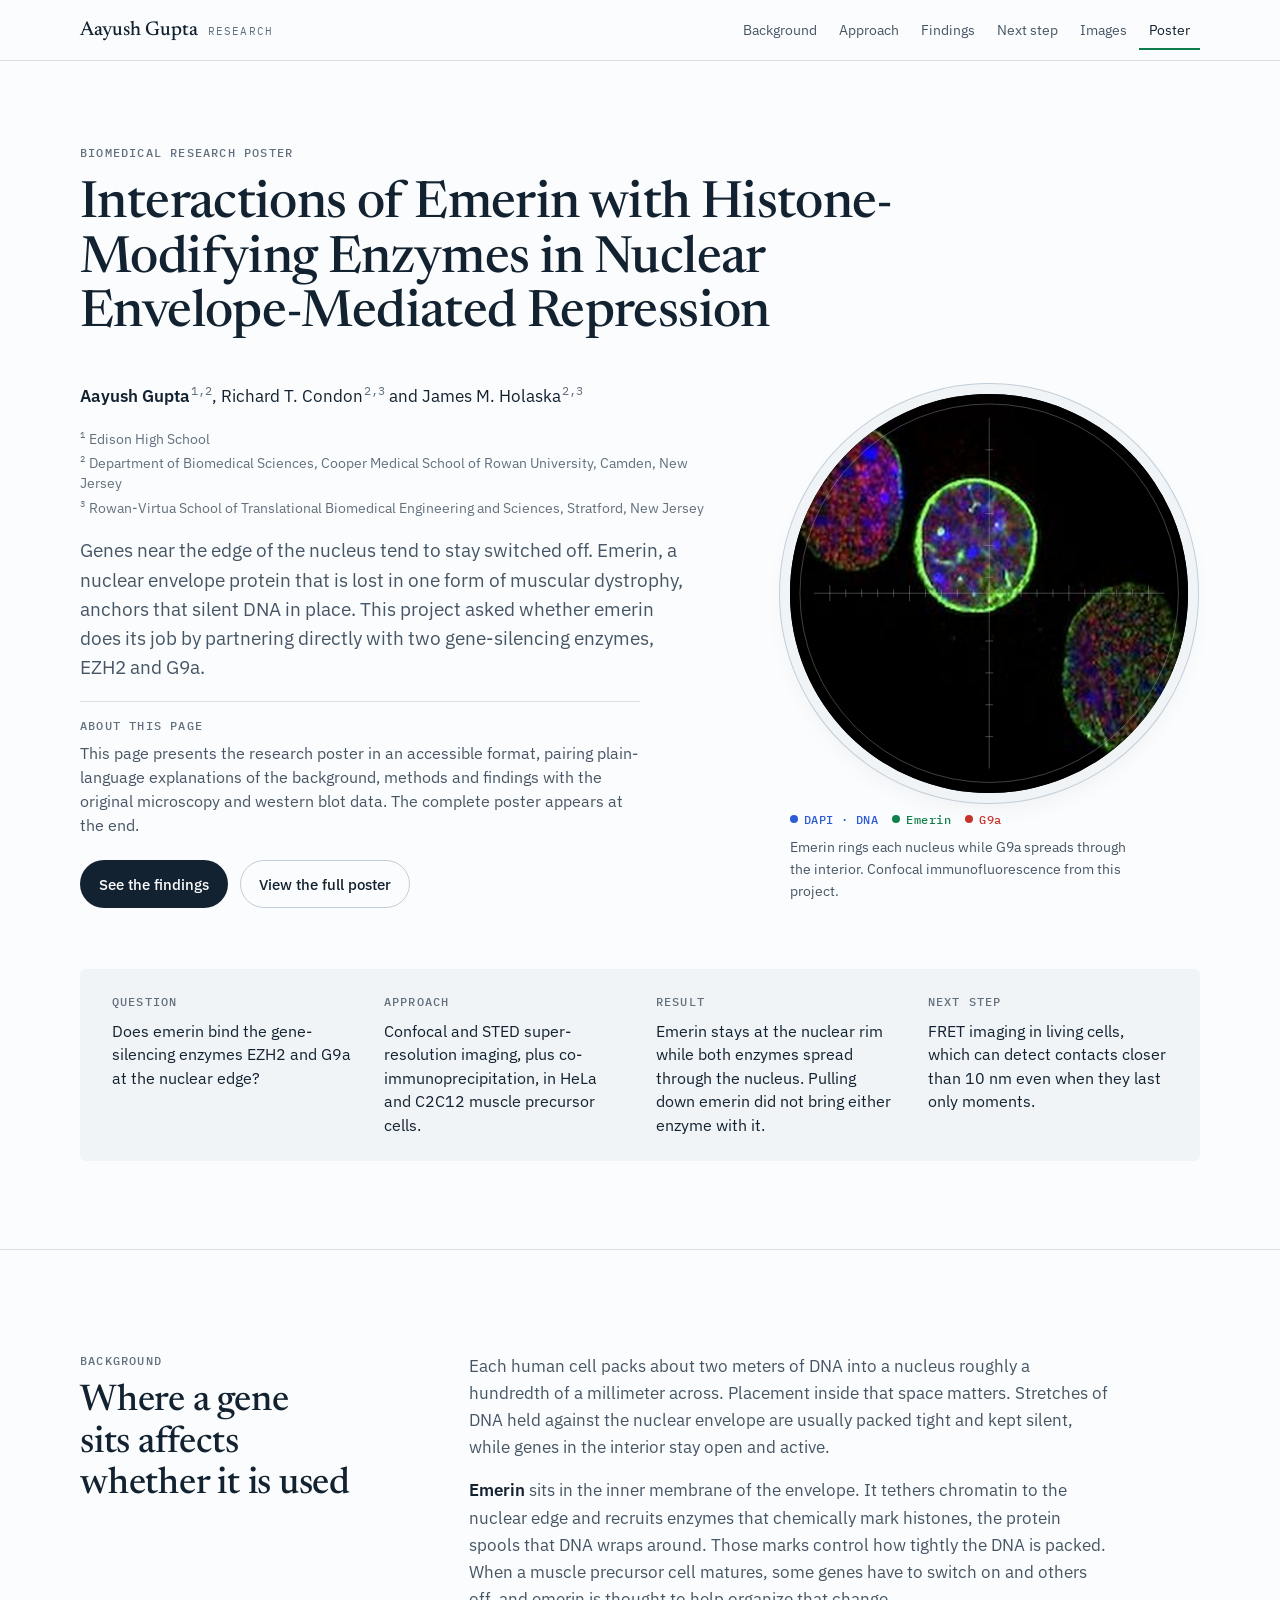
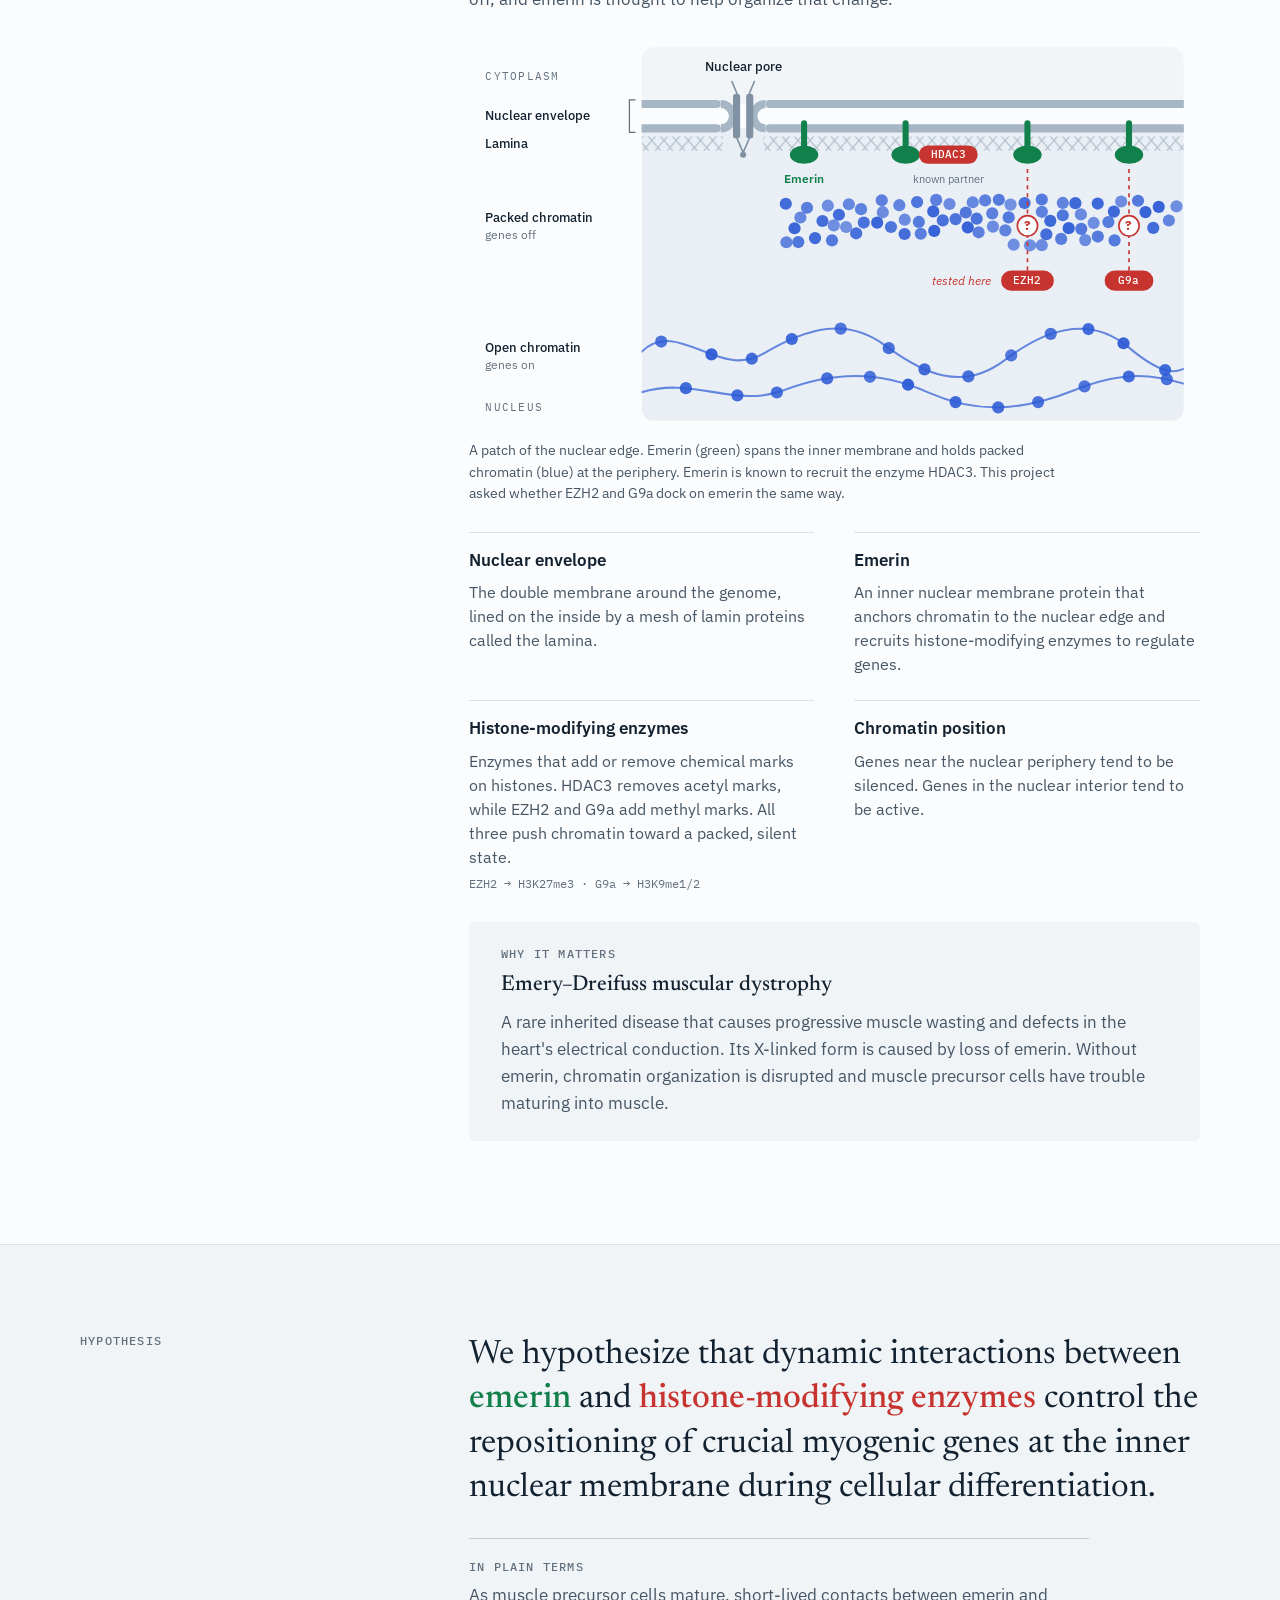
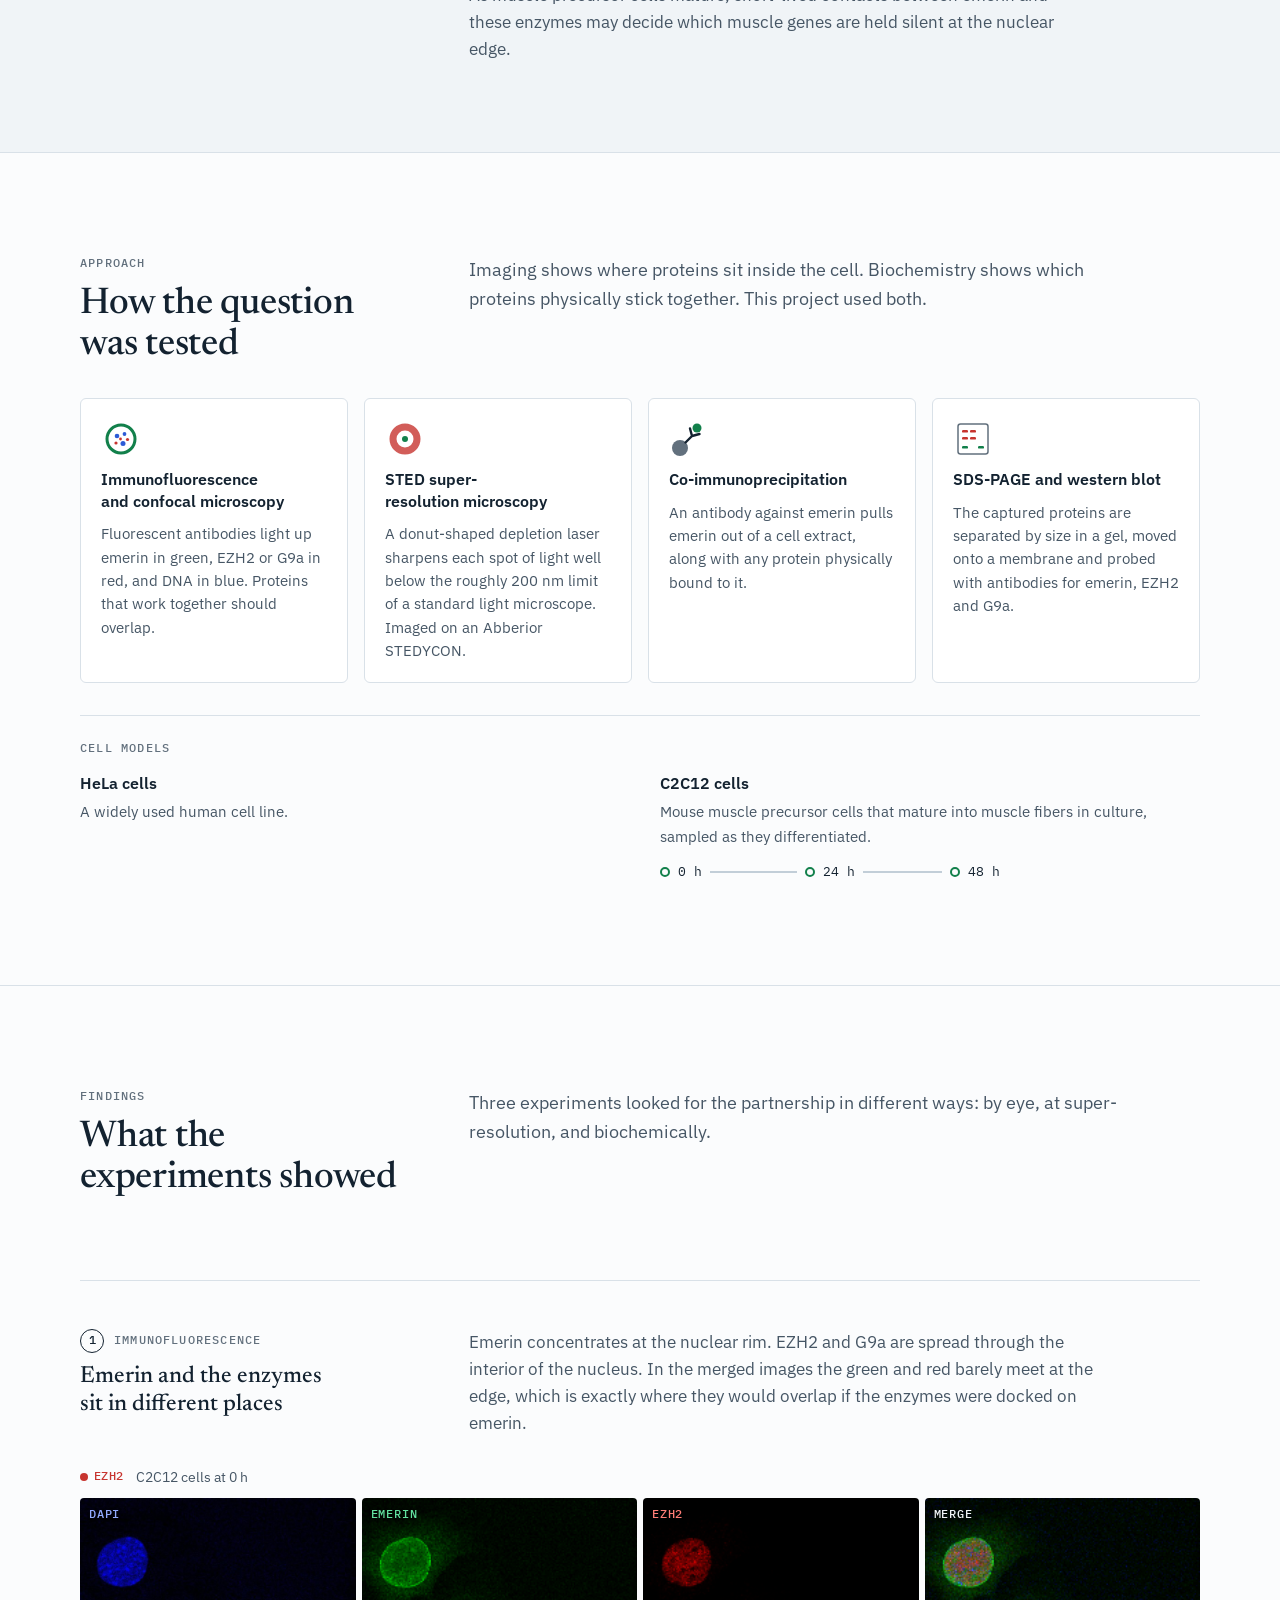
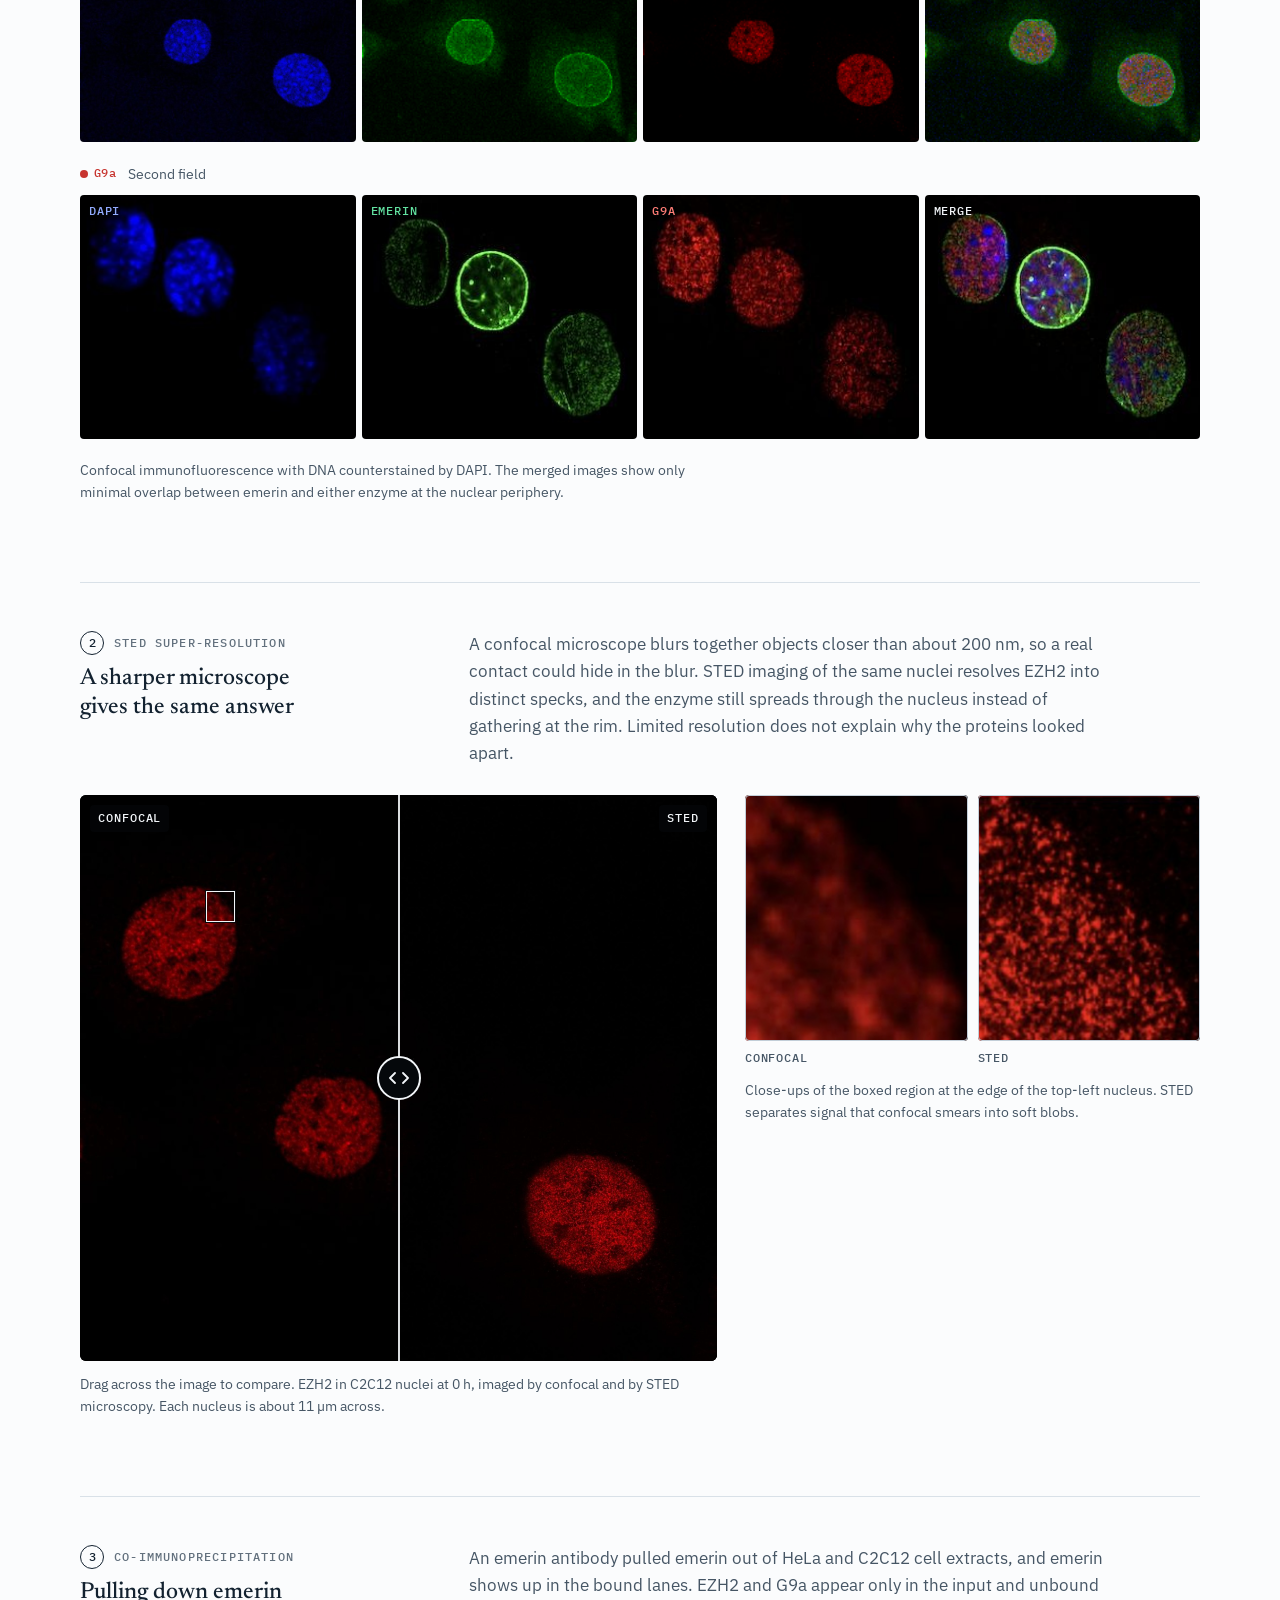
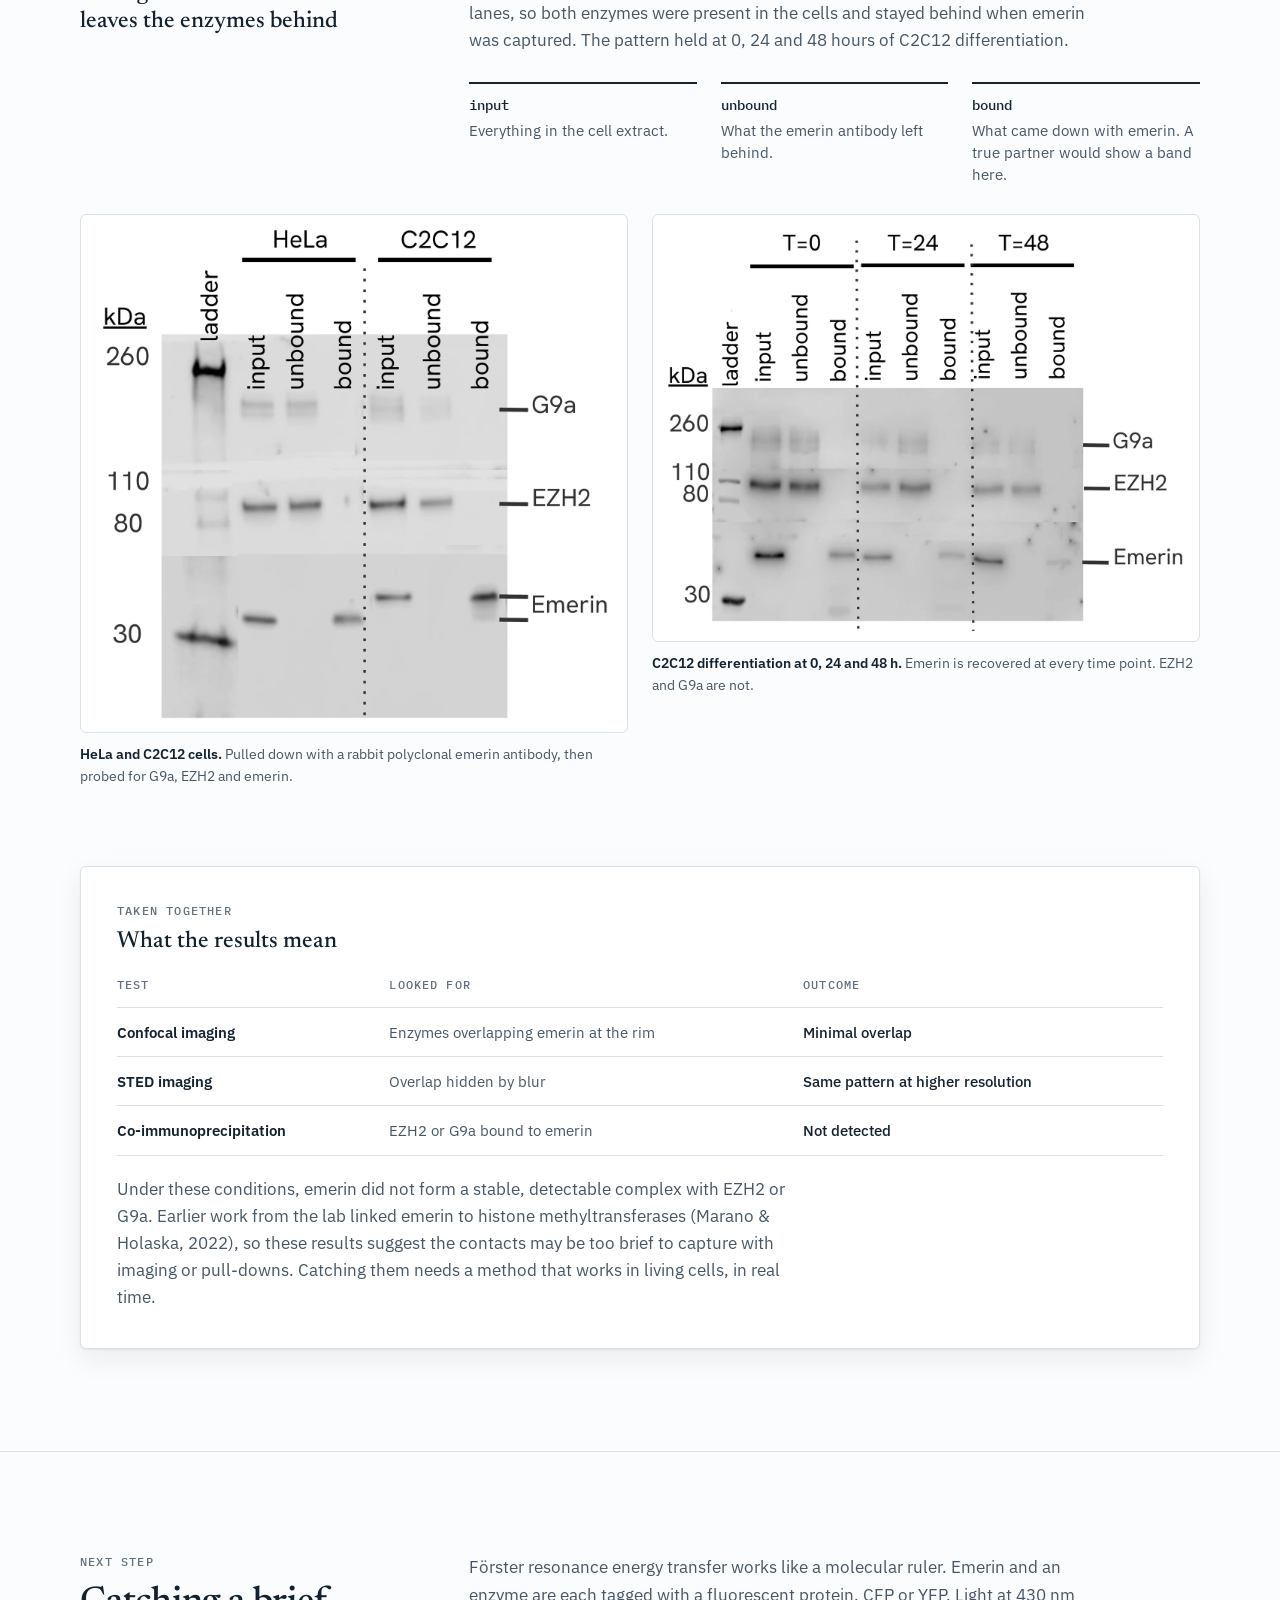
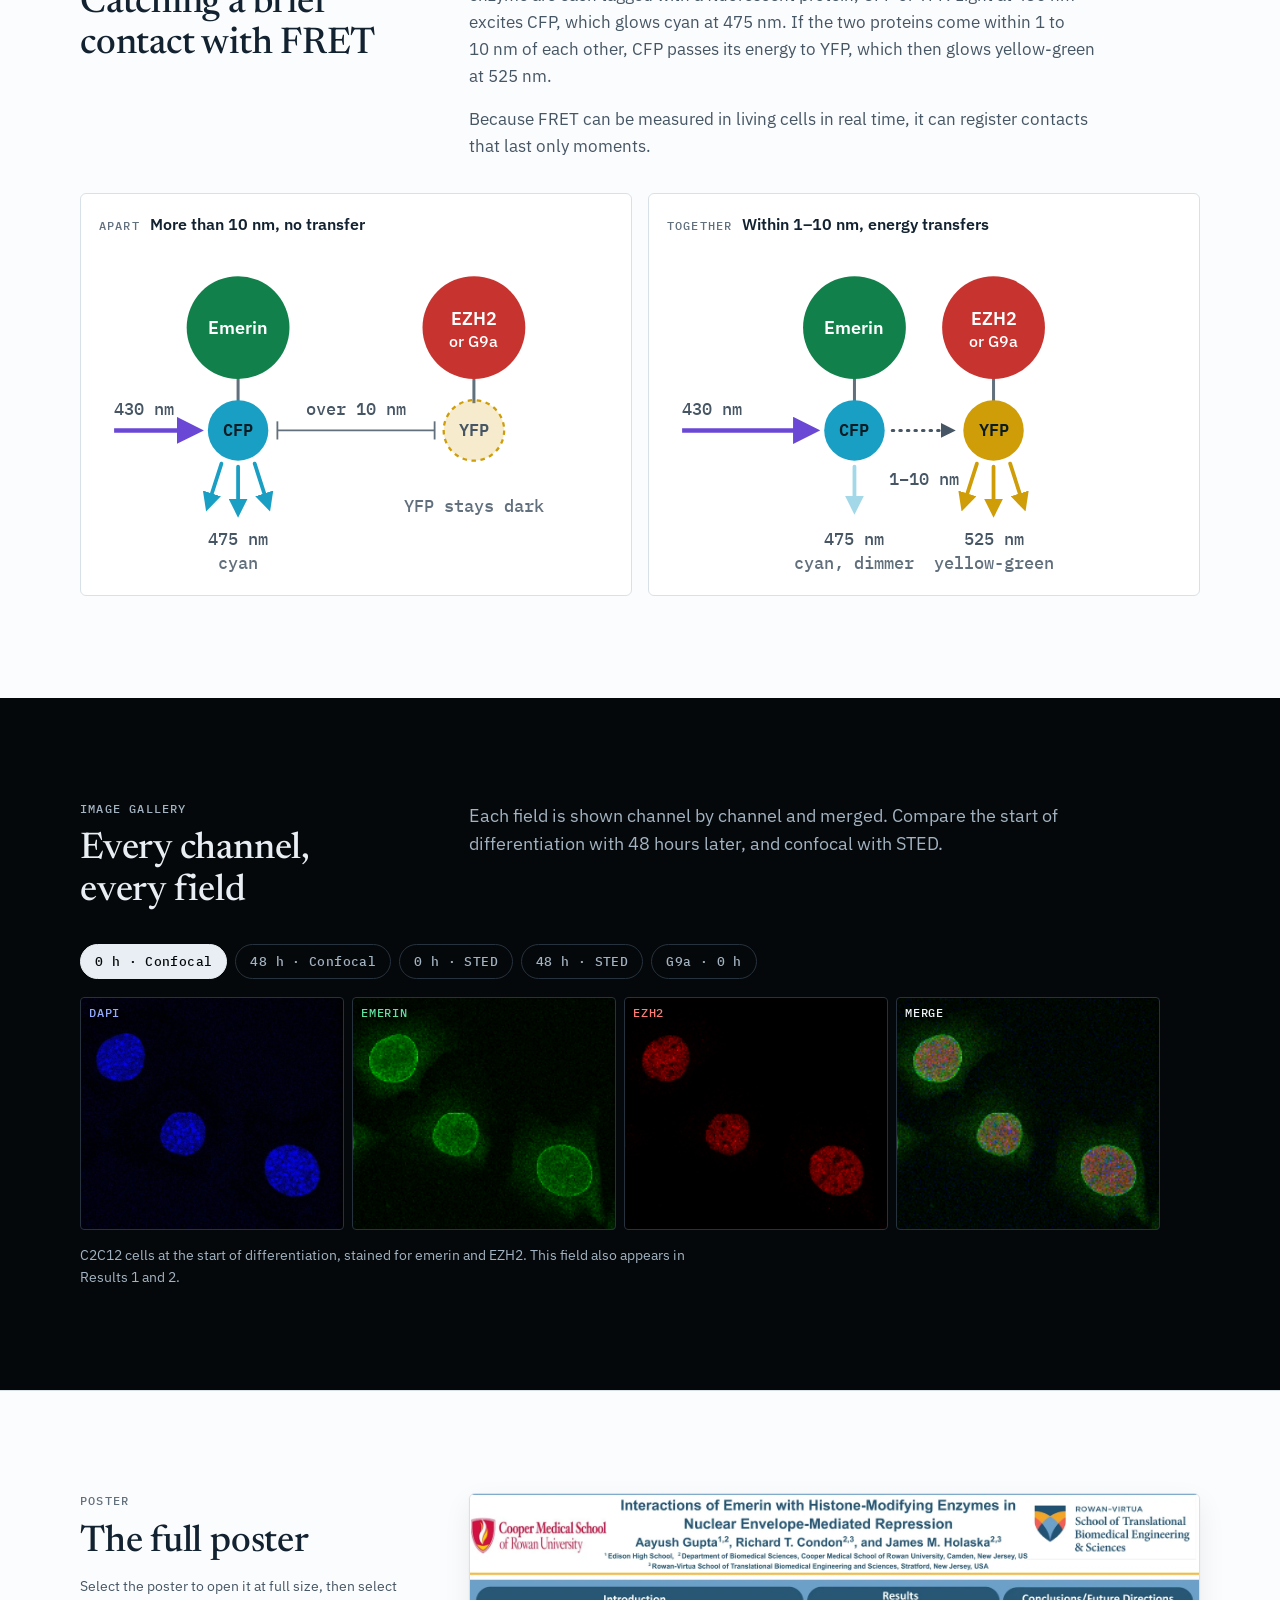
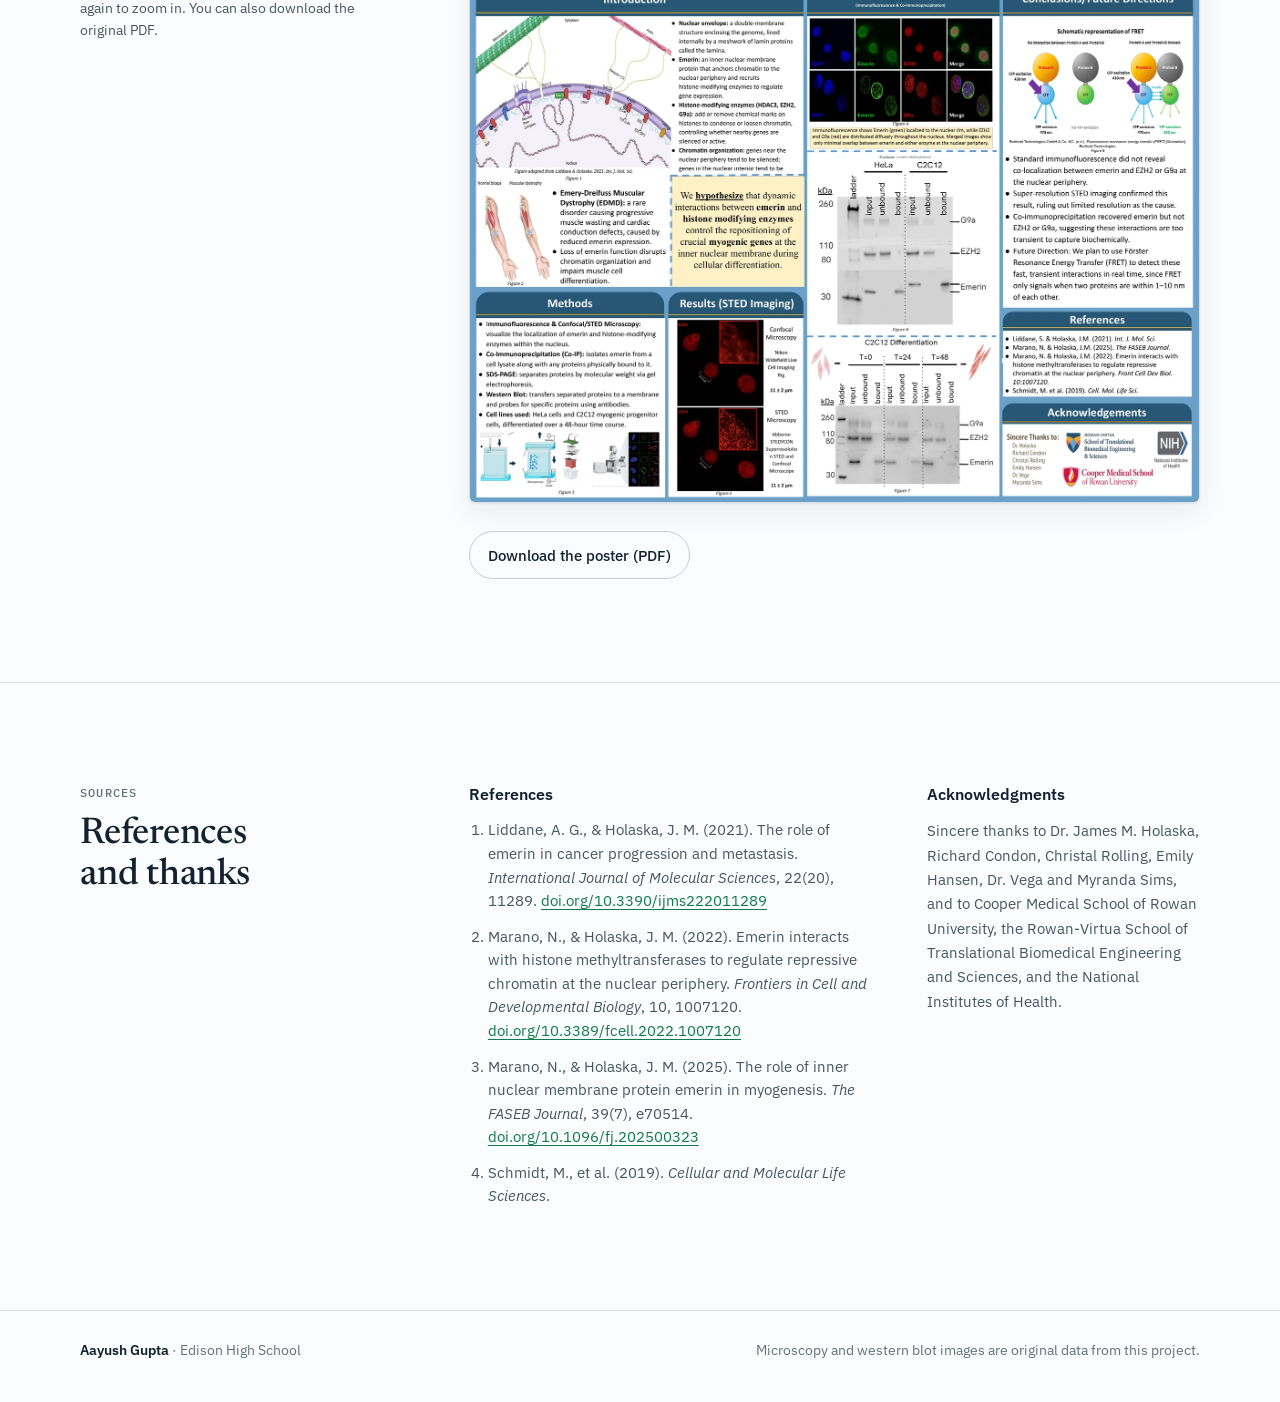
<file: research.html>
<!doctype html>
<html lang="en">
<head>
<meta charset="utf-8">
<meta name="viewport" content="width=device-width, initial-scale=1">
<title>Interactions of Emerin with Histone-Modifying Enzymes in Nuclear Envelope-Mediated Repression</title>
<meta name="description" content="Aayush Gupta's research on whether the nuclear envelope protein emerin partners with the gene-silencing enzymes EZH2 and G9a, with original microscopy and western blot data.">
<meta property="og:type" content="website">
<meta property="og:title" content="Interactions of Emerin with Histone-Modifying Enzymes | Aayush Gupta">
<meta property="og:description" content="Research on whether the nuclear envelope protein emerin partners with the gene-silencing enzymes EZH2 and G9a, with original microscopy and western blot data.">
<link rel="icon" href="data:image/svg+xml,%3Csvg xmlns='http://www.w3.org/2000/svg' viewBox='0 0 32 32'%3E%3Crect width='32' height='32' rx='7' fill='%2305080b'/%3E%3Ccircle cx='16' cy='16' r='9' fill='none' stroke='%2362e2a0' stroke-width='3'/%3E%3Ccircle cx='14' cy='15' r='2.2' fill='%2393acff'/%3E%3Ccircle cx='18.5' cy='18.5' r='1.7' fill='%23ff7d76'/%3E%3C/svg%3E">
<style>html{-webkit-text-size-adjust:100%}body{margin:0}[hidden]{display:none !important}</style>
<link rel="preconnect" href="https://fonts.googleapis.com">
<link rel="preconnect" href="https://fonts.gstatic.com" crossorigin>
<link rel="stylesheet" href="https://fonts.googleapis.com/css2?family=IBM+Plex+Mono:wght@400;500&family=IBM+Plex+Sans:ital,wght@0,400;0,500;0,600;1,400&family=Newsreader:ital,opsz,wght@0,6..72,400..600;1,6..72,400..500&display=swap">
<style>
/* Layout: a journal figure plate. Headings sit in a left margin column, text and figures run in the wider right column, and wide figures break out to full width. Microscopy always sits on black stage plates. The only chromatic system is the fluorescence channel code: DNA blue, emerin green, enzyme red. */
:root{
  --paper:#fbfcfd; --paper-2:#f0f4f7; --card:#ffffff; --sheet:#ffffff;
  --ink:#132230; --ink-2:#465665; --ink-3:#62707d;
  --rule:#d9e1e8; --rule-2:#c2ced8;
  --accent:#0f7a4b; --accent-ink:#ffffff;
  --dapi:#2d5bd6; --emerin:#12804b; --enzyme:#c7342f;
  --on-emerin:#ffffff; --on-enzyme:#ffffff;
  --cfp:#1a9fc4; --yfp:#cf9d08; --excite:#6a47d4; --on-fp:#0a1c24;
  --d-membrane:#a7b6c4; --d-lamina:#b2bfcb; --d-npc:#7f91a2; --d-cyto:#f2f5f8; --d-nucleo:#e9eff5;
  --shadow:0 1px 2px rgba(19,34,48,.06), 0 10px 28px rgba(19,34,48,.07);
  --stage:#05080b; --stage-2:#0e151b; --stage-rule:#26323d; --stage-ink:#e8eef3; --stage-ink-2:#a3b3c1; --stage-veil:rgba(5,8,11,.62);
  --ch-dapi:#93acff; --ch-emerin:#62e2a0; --ch-red:#ff7d76; --ch-white:#f2f5f8;
  --font-display:"Newsreader","Iowan Old Style","Palatino Linotype",Georgia,serif;
  --font-body:"IBM Plex Sans","Segoe UI",system-ui,-apple-system,sans-serif;
  --font-mono:"IBM Plex Mono",ui-monospace,"SFMono-Regular",Menlo,Consolas,monospace;
  --step-0:1.0625rem; --step-2:1.45rem;
  --step-3:clamp(1.65rem, 1.15rem + 1.5vw, 2.3rem);
  --step-4:clamp(2.1rem, 1.3rem + 2.6vw, 3.2rem);
  --radius:6px;
}
@media (prefers-color-scheme: dark){
  :root:not([data-theme="light"]){
    --paper:#0b1117; --paper-2:#111a22; --card:#131d27;
    --ink:#e5ebf0; --ink-2:#aab7c3; --ink-3:#8b98a5;
    --rule:#22303d; --rule-2:#304150;
    --accent:#4cc38a; --accent-ink:#06150d;
    --dapi:#86a2ff; --emerin:#4cc88b; --enzyme:#ff746d;
    --on-emerin:#052014; --on-enzyme:#2a0907;
    --cfp:#52cbee; --yfp:#f0c845; --excite:#a08bff;
    --d-membrane:#506479; --d-lamina:#3b4d5f; --d-npc:#71869a; --d-cyto:#0f171e; --d-nucleo:#111d28;
    --shadow:0 1px 2px rgba(0,0,0,.4), 0 10px 28px rgba(0,0,0,.35);
    color-scheme:dark;
  }
}
:root[data-theme="dark"]{
  --paper:#0b1117; --paper-2:#111a22; --card:#131d27;
  --ink:#e5ebf0; --ink-2:#aab7c3; --ink-3:#8b98a5;
  --rule:#22303d; --rule-2:#304150;
  --accent:#4cc38a; --accent-ink:#06150d;
  --dapi:#86a2ff; --emerin:#4cc88b; --enzyme:#ff746d;
  --on-emerin:#052014; --on-enzyme:#2a0907;
  --cfp:#52cbee; --yfp:#f0c845; --excite:#a08bff;
  --d-membrane:#506479; --d-lamina:#3b4d5f; --d-npc:#71869a; --d-cyto:#0f171e; --d-nucleo:#111d28;
  --shadow:0 1px 2px rgba(0,0,0,.4), 0 10px 28px rgba(0,0,0,.35);
  color-scheme:dark;
}

*,*::before,*::after{box-sizing:border-box}
html{scroll-behavior:smooth}
body{background:var(--paper); color:var(--ink); font-family:var(--font-body); font-size:var(--step-0); line-height:1.6; -webkit-font-smoothing:antialiased; text-rendering:optimizeLegibility}
body::before{content:""; position:fixed; inset:0 0 auto; height:env(safe-area-inset-top, 0px); z-index:10; background:var(--paper)}
p, h1, h2, h3, figure, dl, dd, ol, ul{margin:0}
a{color:var(--accent); text-underline-offset:3px; text-decoration-thickness:1px}
:focus-visible{outline:2px solid var(--accent); outline-offset:3px; border-radius:2px}
[tabindex="-1"]:focus{outline:none}
[id]{scroll-margin-top:calc(env(safe-area-inset-top, 0px) + 76px)}
img{display:block; max-width:100%; height:auto}

.wrap{max-width:1184px; margin-inline:auto; padding-left:max(16px, env(safe-area-inset-left, 0px)); padding-right:max(16px, env(safe-area-inset-right, 0px))}
@media (min-width:720px){
  .wrap{padding-left:max(32px, env(safe-area-inset-left, 0px)); padding-right:max(32px, env(safe-area-inset-right, 0px))}
}

.eyebrow{font-family:var(--font-mono); font-size:.75rem; font-weight:500; line-height:1.4; letter-spacing:.1em; text-transform:uppercase; color:var(--ink-3)}
h1, h2, h3{font-family:var(--font-display); font-weight:500; color:var(--ink); text-wrap:balance; font-optical-sizing:auto}
h1{font-size:var(--step-4); line-height:1.07; letter-spacing:-.012em}
h2{font-size:var(--step-3); line-height:1.12; letter-spacing:-.006em}
h3{font-size:var(--step-2); line-height:1.22}
.prose{display:grid; gap:16px; max-width:64ch; color:var(--ink-2)}
.prose strong{color:var(--ink); font-weight:600}
.prose-lead{font-size:1.15rem; line-height:1.55; color:var(--ink-2); max-width:60ch}
.caption, .figure > figcaption{font-size:.9rem; line-height:1.5; color:var(--ink-2); max-width:76ch}
.caption b, .figure > figcaption b{color:var(--ink); font-weight:600}

/* Header */
.site-header{position:sticky; top:env(safe-area-inset-top, 0px); z-index:20; background:var(--paper); border-bottom:1px solid var(--rule)}
.header-inner{display:flex; align-items:center; justify-content:space-between; gap:24px; min-height:60px}
.brand{display:flex; align-items:baseline; gap:10px; color:var(--ink); text-decoration:none; min-width:0}
.brand-name{font-family:var(--font-display); font-size:1.25rem; font-weight:500; white-space:nowrap}
.brand-sub{font-family:var(--font-mono); font-size:.7rem; letter-spacing:.1em; text-transform:uppercase; color:var(--ink-3)}
.site-nav{display:flex; gap:2px}
.site-nav a{font-size:.9rem; color:var(--ink-2); text-decoration:none; padding:8px 10px; border-radius:6px; transition:color .15s, background-color .15s}
.site-nav a:hover{color:var(--ink); background:var(--paper-2)}
.site-nav a[aria-current="true"]{color:var(--ink); box-shadow:inset 0 -2px 0 var(--accent); border-radius:0}
.header-poster{display:none; font-size:.88rem; font-weight:500; color:var(--ink); text-decoration:none; padding:7px 14px; border:1px solid var(--rule-2); border-radius:999px; white-space:nowrap}
@media (max-width:860px){
  .site-nav{display:none}
  .header-poster{display:inline-flex}
}

/* Buttons */
.btn{display:inline-flex; align-items:center; gap:8px; padding:11px 18px; border-radius:999px; font-size:.95rem; font-weight:500; text-decoration:none; border:1px solid transparent; transition:background-color .15s, color .15s, border-color .15s}
.btn-primary{background:var(--ink); color:var(--paper)}
.btn-primary:hover{background:var(--accent); color:var(--accent-ink)}
.btn-ghost{color:var(--ink); border-color:var(--rule-2)}
.btn-ghost:hover{border-color:var(--ink)}
.zoom-btn{appearance:none; -webkit-appearance:none; display:block; width:100%; margin:0; padding:0; border:0; background:none; color:inherit; font:inherit; text-align:inherit; cursor:zoom-in}

/* Hero */
.hero{padding-block:clamp(40px, 7vw, 84px) clamp(32px, 5vw, 56px)}
.hero-head{display:grid; gap:16px}
.hero h1{max-width:36ch}
.hero-grid{display:grid; grid-template-columns:minmax(0, 1.2fr) minmax(0, .8fr); gap:clamp(32px, 5vw, 72px); align-items:start; margin-top:clamp(24px, 3.5vw, 40px)}
.hero-grid > *{min-width:0}
.hero-text{display:grid; gap:18px; align-content:start}
.authors{font-size:1.06rem; color:var(--ink)}
.authors strong{font-weight:600}
.authors sup, .affils sup{font-family:var(--font-mono); font-size:.68em; color:var(--ink-3); margin-left:1px}
.affils{list-style:none; padding:0; display:grid; gap:3px; font-size:.86rem; line-height:1.45; color:var(--ink-3)}
.affils sup{margin:0 4px 0 0}
.lede{font-size:1.18rem; line-height:1.55; color:var(--ink-2); max-width:56ch}
.cta{display:flex; flex-wrap:wrap; gap:12px; margin-top:4px}
.page-note{display:grid; gap:6px; max-width:56ch; padding-top:16px; border-top:1px solid var(--rule)}
.page-note p:last-child{font-size:.98rem; line-height:1.55; color:var(--ink-2)}
.eyepiece{display:grid; gap:18px; justify-items:start; padding:12px}
.ocular{position:relative; width:min(100%, 420px); max-width:100%; aspect-ratio:1; border-radius:50%; overflow:hidden; background:var(--stage); box-shadow:0 0 0 10px var(--paper-2), 0 0 0 11px var(--rule-2), var(--shadow)}
.ocular img{width:100%; height:100%; object-fit:cover; object-position:46% 50%}
.reticle{position:absolute; inset:0; width:100%; height:100%; pointer-events:none}
.r-line{fill:none; stroke:var(--ch-white); stroke-opacity:.26; stroke-width:1; vector-effect:non-scaling-stroke}
.eyepiece figcaption{display:grid; gap:8px; font-size:.9rem; line-height:1.5; color:var(--ink-2); max-width:44ch}
@media (max-width:900px){
  .hero-grid{grid-template-columns:1fr}
  .ocular{width:min(100%, 340px)}
}

.chips{display:flex; flex-wrap:wrap; gap:6px 14px; font-family:var(--font-mono); font-size:.74rem; font-weight:500; letter-spacing:.04em}
.chip{display:inline-flex; align-items:center; gap:6px; white-space:nowrap}
.chip::before{content:""; width:8px; height:8px; border-radius:50%; background:currentColor; flex:none}
.chip.dapi{color:var(--dapi)}
.chip.emerin{color:var(--emerin)}
.chip.enzyme{color:var(--enzyme)}

/* At a glance */
.glance{padding-block:0 clamp(48px, 7vw, 88px)}
.glance-grid{display:grid; grid-template-columns:repeat(4, minmax(0, 1fr)); gap:24px 32px; padding:24px clamp(20px, 3vw, 32px); background:var(--paper-2); border-radius:var(--radius)}
.glance-item{display:grid; gap:8px; align-content:start; min-width:0}
.glance-item dt{font-family:var(--font-mono); font-size:.72rem; font-weight:500; letter-spacing:.1em; text-transform:uppercase; color:var(--ink-3)}
.glance-item dd{color:var(--ink); font-size:.98rem; line-height:1.5}
@media (max-width:960px){ .glance-grid{grid-template-columns:repeat(2, minmax(0, 1fr))} }
@media (max-width:560px){ .glance-grid{grid-template-columns:1fr} }

/* Sections */
.section{padding-block:clamp(56px, 8vw, 104px); border-top:1px solid var(--rule)}
.section-grid{display:grid; grid-template-columns:minmax(0, 1fr) minmax(0, 2.25fr); gap:clamp(20px, 3vw, 32px) clamp(32px, 5vw, 72px); align-items:start}
.section-grid > *{min-width:0}
.section-head{display:grid; gap:12px; align-content:start}
.section-body{display:grid; gap:28px; align-content:start}
.full{grid-column:1 / -1}
@media (max-width:900px){ .section-grid{grid-template-columns:1fr} }

/* Background */
.figure{display:grid; gap:12px}
.diagram-scroll{overflow-x:auto; -webkit-overflow-scrolling:touch}
.diagram-scroll svg{display:block; width:100%; height:auto; min-width:600px}
.terms{display:grid; grid-template-columns:repeat(2, minmax(0, 1fr)); gap:24px 40px}
.term{display:grid; gap:6px; align-content:start; padding-top:14px; border-top:1px solid var(--rule)}
.term dt{font-weight:600; color:var(--ink)}
.term dd{color:var(--ink-2); font-size:.97rem; line-height:1.55}
.term .marks{display:block; margin-top:6px; font-family:var(--font-mono); font-size:.76rem; color:var(--ink-3)}
.callout{display:grid; gap:10px; padding:24px clamp(20px, 3vw, 32px); background:var(--paper-2); border-radius:var(--radius)}
.callout h3{font-size:1.35rem}
.callout p:last-child{color:var(--ink-2); max-width:66ch}
@media (max-width:640px){ .terms{grid-template-columns:1fr} }

/* Diagram drawing classes */
.d-cyto{fill:var(--d-cyto)}
.d-nucleo{fill:var(--d-nucleo)}
.d-mesh{fill:none; stroke:var(--d-lamina); stroke-width:1.2}
.d-membrane{fill:var(--d-membrane)}
.d-membrane-arc{fill:none; stroke:var(--d-membrane); stroke-width:8}
.d-npc{fill:var(--d-npc)}
.d-npc-line{fill:none; stroke:var(--d-npc); stroke-width:1.6; stroke-linecap:round}
.d-emerin{fill:var(--emerin)}
.d-enzyme{fill:var(--enzyme)}
.d-pill-text{fill:var(--on-enzyme); font-family:var(--font-mono); font-size:10.5px; font-weight:500}
.d-nuc{fill:var(--dapi)}
.d-dna{fill:none; stroke:var(--dapi); stroke-width:2; stroke-linecap:round; stroke-opacity:.7}
.d-dash{fill:none; stroke:var(--enzyme); stroke-width:1.6; stroke-dasharray:4 4}
.d-q{fill:var(--paper); stroke:var(--enzyme); stroke-width:1.6}
.d-q-text{fill:var(--enzyme); font-family:var(--font-body); font-size:13px; font-weight:700}
.d-region{fill:var(--ink-3); font-family:var(--font-mono); font-size:10.5px; letter-spacing:.12em}
.d-structure{fill:var(--ink); font-family:var(--font-body); font-size:12.5px; font-weight:500}
.d-sub{fill:var(--ink-3); font-family:var(--font-body); font-size:11.5px}
.d-label-emerin{fill:var(--emerin); font-family:var(--font-body); font-size:12px; font-weight:600}
.d-label-muted{fill:var(--ink-3); font-family:var(--font-body); font-size:11px}
.d-label-enzyme{fill:var(--enzyme); font-family:var(--font-body); font-size:11.5px; font-style:italic}
.d-bracket{fill:none; stroke:var(--ink-3); stroke-width:1.2}

/* Hypothesis */
.hypothesis{padding-block:clamp(52px, 7vw, 88px); background:var(--paper-2); border-top:1px solid var(--rule)}
.hypo-quote{font-family:var(--font-display); font-size:clamp(1.45rem, 1.05rem + 1.45vw, 2.1rem); line-height:1.32; font-weight:400; color:var(--ink); text-wrap:pretty; max-width:34em}
.k-emerin{color:var(--emerin); font-weight:500}
.k-enzyme{color:var(--enzyme); font-weight:500}
.hypo-gloss{display:grid; gap:6px; padding-top:20px; border-top:1px solid var(--rule-2); color:var(--ink-2); max-width:62ch}

/* Approach */
.methods{display:grid; grid-template-columns:repeat(4, minmax(0, 1fr)); gap:16px}
.method{display:grid; gap:10px; align-content:start; padding:20px; background:var(--card); border:1px solid var(--rule); border-radius:var(--radius)}
.method svg{width:40px; height:40px}
.method h3{font-family:var(--font-body); font-size:1rem; font-weight:600; line-height:1.35}
.method p{font-size:.94rem; line-height:1.55; color:var(--ink-2)}
.i-emerin{fill:none; stroke:var(--emerin)}
.i-emerin-fill{fill:var(--emerin)}
.i-dapi-fill{fill:var(--dapi)}
.i-enzyme{fill:none; stroke:var(--enzyme)}
.i-enzyme-fill{fill:var(--enzyme)}
.i-ink{fill:none; stroke:var(--ink)}
.i-ink3{fill:none; stroke:var(--ink-3)}
.i-ink3-fill{fill:var(--ink-3)}
.models{display:grid; grid-template-columns:repeat(2, minmax(0, 1fr)); gap:16px 40px; padding-top:24px; border-top:1px solid var(--rule)}
.models > .eyebrow{grid-column:1 / -1}
.model{display:grid; gap:6px; align-content:start}
.model h3{font-family:var(--font-body); font-size:1.02rem; font-weight:600}
.model p{font-size:.96rem; color:var(--ink-2)}
.timeline{list-style:none; padding:0; margin-top:8px; display:flex; align-items:center; max-width:340px}
.timeline li{display:flex; align-items:center; gap:8px; flex:1 1 0; font-family:var(--font-mono); font-size:.8rem; color:var(--ink); white-space:nowrap}
.timeline li::before{content:""; width:10px; height:10px; flex:none; border-radius:50%; border:2px solid var(--emerin); background:var(--paper)}
.timeline li:not(:last-child)::after{content:""; flex:1; height:2px; margin-right:8px; background:var(--rule-2)}
.timeline li:last-child{flex:0 0 auto}
@media (max-width:1000px){ .methods{grid-template-columns:repeat(2, minmax(0, 1fr))} }
@media (max-width:640px){ .methods, .models{grid-template-columns:1fr} }

/* Findings */
.result{display:grid; gap:28px; margin-top:clamp(48px, 7vw, 80px); padding-top:clamp(32px, 5vw, 48px); border-top:1px solid var(--rule)}
.result-head{display:grid; gap:10px; align-content:start}
.result-label{display:flex; align-items:center; gap:10px; font-family:var(--font-mono); font-size:.74rem; font-weight:500; letter-spacing:.1em; text-transform:uppercase; color:var(--ink-3)}
.result-label .num{display:inline-grid; place-items:center; width:24px; height:24px; flex:none; border-radius:50%; border:1px solid var(--ink); color:var(--ink); letter-spacing:0}
.if-figure{display:grid; gap:20px}
.if-row{display:grid; gap:10px}
.if-row-label{display:flex; flex-wrap:wrap; align-items:center; gap:4px 12px; font-size:.9rem; color:var(--ink-2)}
.panels{display:grid; grid-template-columns:repeat(4, minmax(0, 1fr)); gap:6px}
.panel{position:relative; max-width:100%; aspect-ratio:200 / 177; overflow:hidden; border-radius:4px; background:var(--stage)}
.panel img{width:100%; height:100%; object-fit:cover}
.panel figcaption{position:absolute; left:9px; top:7px; font-family:var(--font-mono); font-size:.72rem; font-weight:500; letter-spacing:.07em; text-transform:uppercase; text-shadow:0 1px 3px var(--stage)}
.ch-dapi figcaption{color:var(--ch-dapi)}
.ch-emerin figcaption{color:var(--ch-emerin)}
.ch-red figcaption{color:var(--ch-red)}
.ch-merge figcaption{color:var(--ch-white)}
.panel-empty{display:grid; place-items:center; padding:12px; text-align:center; font-family:var(--font-mono); font-size:.72rem; color:var(--stage-ink-2)}
@media (max-width:640px){ .panels{grid-template-columns:repeat(2, minmax(0, 1fr))} }

.sted-layout{display:grid; grid-template-columns:minmax(0, 7fr) minmax(0, 5fr); gap:20px 28px; align-items:start}
.sted-layout > *{min-width:0}
.compare{position:relative; max-width:100%; aspect-ratio:1200 / 1066; overflow:hidden; border-radius:var(--radius); background:var(--stage); touch-action:pan-y; cursor:ew-resize; user-select:none; -webkit-user-select:none; --pos:50%}
.compare img{position:absolute; inset:0; width:100%; height:100%; pointer-events:none; -webkit-user-drag:none}
.compare .after{clip-path:inset(0 0 0 var(--pos))}
.compare .divider{position:absolute; top:0; bottom:0; left:var(--pos); width:2px; margin-left:-1px; background:var(--ch-white); opacity:.9; pointer-events:none}
.compare .knob{position:absolute; top:50%; left:var(--pos); width:44px; height:44px; margin:-22px 0 0 -22px; display:grid; place-items:center; border-radius:50%; background:var(--stage); border:2px solid var(--ch-white); color:var(--ch-white); pointer-events:none}
.compare.is-focused .knob{outline:2px solid var(--ch-emerin); outline-offset:3px}
.compare .tag{position:absolute; top:10px; padding:4px 8px; border-radius:4px; background:var(--stage-veil); color:var(--ch-white); font-family:var(--font-mono); font-size:.72rem; font-weight:500; letter-spacing:.08em; text-transform:uppercase; pointer-events:none}
.compare .tag-left{left:10px}
.compare .tag-right{right:10px}
.zoombox{position:absolute; left:19.84%; top:16.94%; width:4.45%; height:5.51%; border:1.5px solid var(--ch-white); box-shadow:0 0 0 1px var(--stage); pointer-events:none}
.sr-range{position:absolute; left:0; bottom:0; width:1px; height:1px; opacity:0; margin:0; pointer-events:none}
.closeups-wrap{display:grid; gap:12px}
.closeups{display:grid; grid-template-columns:1fr 1fr; gap:10px}
.closeup{display:grid; gap:8px}
.closeup .frame{position:relative; max-width:100%; aspect-ratio:456 / 504; overflow:hidden; border-radius:4px; background:var(--stage); outline:1.5px solid var(--rule-2); outline-offset:-1.5px}
.closeup .frame img{width:100%; height:100%; object-fit:cover}
.closeup figcaption{font-family:var(--font-mono); font-size:.72rem; font-weight:500; letter-spacing:.07em; text-transform:uppercase; color:var(--ink-2)}
@media (max-width:900px){ .sted-layout{grid-template-columns:1fr} }

.lanes{display:grid; grid-template-columns:repeat(3, minmax(0, 1fr)); gap:16px 24px}
.lanes div{display:grid; gap:4px; align-content:start; padding-top:10px; border-top:2px solid var(--ink)}
.lanes dt{font-family:var(--font-mono); font-size:.86rem; font-weight:500; color:var(--ink)}
.lanes dd{font-size:.92rem; line-height:1.5; color:var(--ink-2)}
.blots{display:grid; grid-template-columns:minmax(0, 1fr) minmax(0, 1fr); gap:24px; align-items:start}
.blot{display:grid; gap:10px; min-width:0}
.sheet{padding:10px; background:var(--sheet); border:1px solid var(--rule); border-radius:var(--radius)}
.sheet img{width:100%}
.blot figcaption{font-size:.9rem; line-height:1.5; color:var(--ink-2)}
.blot figcaption b{color:var(--ink); font-weight:600}
@media (max-width:760px){ .blots, .lanes{grid-template-columns:1fr} }

.synthesis{display:grid; gap:20px; margin-top:clamp(48px, 7vw, 80px); padding:clamp(22px, 3vw, 36px); background:var(--card); border:1px solid var(--rule); border-radius:var(--radius); box-shadow:var(--shadow)}
.synthesis-head{display:grid; gap:8px}
.synthesis > p{color:var(--ink-2); max-width:70ch}
.table-scroll{overflow-x:auto; -webkit-overflow-scrolling:touch}
.summary{width:100%; min-width:540px; border-collapse:collapse; font-size:.95rem}
.summary th, .summary td{text-align:left; vertical-align:top; padding:12px 18px 12px 0; border-bottom:1px solid var(--rule)}
.summary thead th{padding-top:0; font-family:var(--font-mono); font-size:.72rem; font-weight:500; letter-spacing:.1em; text-transform:uppercase; color:var(--ink-3)}
.summary tbody th{font-weight:600; color:var(--ink)}
.summary td{color:var(--ink-2)}
.summary td.out{color:var(--ink); font-weight:500}
@media (max-width:640px){
  .summary{min-width:0}
  .summary thead{position:absolute; width:1px; height:1px; overflow:hidden; clip:rect(0 0 0 0); white-space:nowrap}
  .summary tr{display:grid; gap:8px; padding:14px 0; border-bottom:1px solid var(--rule)}
  .summary th, .summary td{display:block; padding:0; border:0}
  .summary td::before{content:attr(data-label); display:block; margin-bottom:2px; font-family:var(--font-mono); font-size:.68rem; font-weight:500; letter-spacing:.1em; text-transform:uppercase; color:var(--ink-3)}
}
.scroll-hint{display:none; font-family:var(--font-mono); font-size:.72rem; letter-spacing:.06em; color:var(--ink-3)}
@media (max-width:640px){ .scroll-hint{display:block} }

/* FRET */
.fret{display:grid; grid-template-columns:repeat(2, minmax(0, 1fr)); gap:16px}
.fret-panel{display:grid; gap:12px; align-content:start; padding:18px 18px 10px; background:var(--card); border:1px solid var(--rule); border-radius:var(--radius)}
.fret-panel svg{display:block; width:100%; height:auto}
.fret-title{display:flex; flex-wrap:wrap; align-items:baseline; gap:4px 10px; font-size:1rem; font-weight:600; color:var(--ink)}
.fret-title .state{font-family:var(--font-mono); font-size:.72rem; font-weight:500; letter-spacing:.1em; text-transform:uppercase; color:var(--ink-3)}
.f-emerin{fill:var(--emerin)}
.f-enzyme{fill:var(--enzyme)}
.f-cfp{fill:var(--cfp)}
.f-yfp{fill:var(--yfp)}
.f-yfp-off{fill:var(--yfp); fill-opacity:.2; stroke:var(--yfp); stroke-width:1.5; stroke-dasharray:3 3}
.f-on-emerin{fill:var(--on-emerin); font:600 12px var(--font-body)}
.f-on-enzyme{fill:var(--on-enzyme); font:600 12px var(--font-body)}
.f-on-enzyme-sm{fill:var(--on-enzyme); font:500 10.5px var(--font-body)}
.f-fp{fill:var(--on-fp); font:600 11px var(--font-mono)}
.f-fp-off{fill:var(--ink-2); font:600 11px var(--font-mono)}
.f-link{stroke:var(--ink-3); stroke-width:2}
.f-ex{fill:none; stroke:var(--excite); stroke-width:3}
.f-ex-head{fill:var(--excite)}
.f-cfp-ray{fill:none; stroke:var(--cfp); stroke-width:2.5; stroke-linecap:round}
.f-cfp-head{fill:var(--cfp)}
.f-yfp-ray{fill:none; stroke:var(--yfp); stroke-width:2.5; stroke-linecap:round}
.f-yfp-head{fill:var(--yfp)}
.f-faint{opacity:.4}
.f-transfer{fill:none; stroke:var(--ink-2); stroke-width:2; stroke-dasharray:1 4; stroke-linecap:round}
.f-transfer-head{fill:var(--ink-2)}
.f-dim{fill:none; stroke:var(--ink-3); stroke-width:1.2}
.f-label{fill:var(--ink-2); font:500 11.5px var(--font-mono)}
.f-muted{fill:var(--ink-3)}
@media (max-width:720px){ .fret{grid-template-columns:1fr} }

/* Gallery */
.gallery{background:var(--stage); color:var(--stage-ink); border-top:0}
.gallery .eyebrow{color:var(--stage-ink-2)}
.gallery h2{color:var(--stage-ink)}
.gallery .prose-lead, .gallery .caption{color:var(--stage-ink-2)}
.gallery :focus-visible{outline-color:var(--ch-emerin)}
.gallery-body{display:grid; gap:18px}
.tabs{display:flex; flex-wrap:wrap; gap:8px}
.tab{appearance:none; -webkit-appearance:none; margin:0; padding:8px 14px; border:1px solid var(--stage-rule); border-radius:999px; background:transparent; color:var(--stage-ink-2); font-family:var(--font-mono); font-size:.8rem; font-weight:500; letter-spacing:.03em; cursor:pointer; transition:color .15s, border-color .15s, background-color .15s}
.tab:hover{color:var(--stage-ink); border-color:var(--stage-ink-2)}
.tab[aria-selected="true"]{color:var(--stage); background:var(--stage-ink); border-color:var(--stage-ink)}
.tabpanel{display:grid; gap:14px}
.tabpanel .panels{grid-template-columns:repeat(var(--n), minmax(0, 264px)); gap:8px}
.tabpanel .panel{outline:1px solid var(--stage-rule); outline-offset:-1px}
@media (max-width:640px){
  .tabpanel .panels{grid-template-columns:repeat(2, minmax(0, 1fr))}
  .tabpanel .panels[data-n="3"] .ch-merge{grid-column:1 / -1}
}

/* Poster */
.poster-frame{overflow:hidden; background:var(--card); border:1px solid var(--rule); border-radius:var(--radius); box-shadow:var(--shadow)}
.poster-frame img{width:100%}

/* References */
.refs{display:grid; grid-template-columns:minmax(0, 1.5fr) minmax(0, 1fr); gap:28px 48px}
.refs > *{min-width:0; display:grid; gap:14px; align-content:start}
.small-h{font-family:var(--font-body); font-size:1rem; font-weight:600}
.ref-list{padding-left:1.25em; display:grid; gap:12px; font-size:.95rem; line-height:1.55; color:var(--ink-2)}
.ref-list a{overflow-wrap:anywhere}
.thanks p{font-size:.95rem; line-height:1.6; color:var(--ink-2)}
@media (max-width:760px){ .refs{grid-template-columns:1fr} }

.site-footer{border-top:1px solid var(--rule); padding-block:28px 40px; font-size:.88rem; color:var(--ink-3)}
.footer-inner{display:flex; flex-wrap:wrap; justify-content:space-between; gap:8px 32px}
.site-footer strong{color:var(--ink); font-weight:600}

/* Zoom viewer */
dialog.zoom{width:100vw; height:100vh; height:100dvh; max-width:none; max-height:none; margin:0; padding:0; border:0; background:var(--stage); color:var(--stage-ink); overflow:hidden}
dialog.zoom::backdrop{background:var(--stage-veil)}
.zoom-stage{position:absolute; inset:0; overflow:auto; display:grid; place-items:center; padding:calc(env(safe-area-inset-top, 0px) + 64px) max(16px, env(safe-area-inset-right, 0px)) calc(env(safe-area-inset-bottom, 0px) + 16px) max(16px, env(safe-area-inset-left, 0px))}
.zoom-stage img{max-width:100%; max-height:100%; width:auto; height:auto; object-fit:contain; cursor:zoom-in}
.zoom-stage.is-actual{place-items:start}
.zoom-stage.is-actual img{max-width:none; max-height:none; cursor:zoom-out}
.zoom-bar{position:absolute; top:0; left:0; right:0; z-index:2; display:flex; justify-content:flex-end; gap:8px; padding:calc(env(safe-area-inset-top, 0px) + 12px) max(16px, env(safe-area-inset-right, 0px)) 12px max(16px, env(safe-area-inset-left, 0px)); pointer-events:none}
.zoom-ctl{pointer-events:auto; appearance:none; -webkit-appearance:none; margin:0; padding:9px 16px; border:1px solid var(--stage-rule); border-radius:999px; background:var(--stage-2); color:var(--stage-ink); font-family:var(--font-body); font-size:.9rem; font-weight:500; cursor:pointer}
.zoom-ctl:hover{border-color:var(--stage-ink-2)}
dialog.zoom :focus-visible{outline-color:var(--ch-emerin)}

@media (prefers-reduced-motion: reduce){
  html{scroll-behavior:auto}
  *, *::before, *::after{transition:none !important}
}
</style>
</head>
<body>


<header class="site-header">
  <div class="wrap header-inner">
    <a class="brand" href="index.html" title="Home"><span class="brand-name">Aayush Gupta</span><span class="brand-sub">Research</span></a>
    <nav class="site-nav" aria-label="Sections">
      <a href="#background">Background</a>
      <a href="#approach">Approach</a>
      <a href="#findings">Findings</a>
      <a href="#next">Next step</a>
      <a href="#gallery">Images</a>
      <a href="#poster">Poster</a>
    </nav>
    <a class="header-poster" href="#poster">View poster</a>
  </div>
</header>

<main id="top">

<section class="hero">
  <div class="wrap">
    <div class="hero-head">
      <p class="eyebrow">Biomedical research poster</p>
      <h1>Interactions of Emerin with Histone-Modifying Enzymes in Nuclear Envelope-Mediated Repression</h1>
    </div>
    <div class="hero-grid">
      <div class="hero-text">
        <p class="authors"><strong>Aayush Gupta</strong><sup>1,2</sup>, Richard T. Condon<sup>2,3</sup> and James M. Holaska<sup>2,3</sup></p>
        <ol class="affils">
          <li><sup>1</sup>Edison High School</li>
          <li><sup>2</sup>Department of Biomedical Sciences, Cooper Medical School of Rowan University, Camden, New Jersey</li>
          <li><sup>3</sup>Rowan-Virtua School of Translational Biomedical Engineering and Sciences, Stratford, New Jersey</li>
        </ol>
        <p class="lede">Genes near the edge of the nucleus tend to stay switched off. Emerin, a nuclear envelope protein that is lost in one form of muscular dystrophy, anchors that silent DNA in place. This project asked whether emerin does its job by partnering directly with two gene-silencing enzymes, EZH2 and G9a.</p>
        <div class="page-note">
          <p class="eyebrow">About this page</p>
          <p>This page presents the research poster in an accessible format, pairing plain-language explanations of the background, methods and findings with the original microscopy and western blot data. The complete poster appears at the end.</p>
        </div>
        <div class="cta">
          <a class="btn btn-primary" href="#findings">See the findings</a>
          <a class="btn btn-ghost" href="#poster">View the full poster</a>
        </div>
      </div>
      <figure class="eyepiece">
        <div class="ocular">
          <img src="hero-merge.jpg" width="536" height="464" fetchpriority="high" alt="Three cell nuclei under a fluorescence microscope. A bright green ring of emerin outlines the center nucleus, with red G9a and blue DNA inside.">
          <svg class="reticle" viewBox="0 0 100 100" aria-hidden="true" focusable="false">
            <circle cx="50" cy="50" r="47.5" class="r-line"/>
            <line x1="6" y1="50" x2="94" y2="50" class="r-line"/>
            <line x1="50" y1="6" x2="50" y2="94" class="r-line"/>
            <line x1="10" y1="48.0" x2="10" y2="52.0" class="r-line"/><line x1="14" y1="49.0" x2="14" y2="51.0" class="r-line"/><line x1="18" y1="49.0" x2="18" y2="51.0" class="r-line"/><line x1="22" y1="49.0" x2="22" y2="51.0" class="r-line"/><line x1="26" y1="49.0" x2="26" y2="51.0" class="r-line"/><line x1="30" y1="48.0" x2="30" y2="52.0" class="r-line"/><line x1="34" y1="49.0" x2="34" y2="51.0" class="r-line"/><line x1="38" y1="49.0" x2="38" y2="51.0" class="r-line"/><line x1="42" y1="49.0" x2="42" y2="51.0" class="r-line"/><line x1="46" y1="49.0" x2="46" y2="51.0" class="r-line"/><line x1="54" y1="49.0" x2="54" y2="51.0" class="r-line"/><line x1="58" y1="49.0" x2="58" y2="51.0" class="r-line"/><line x1="62" y1="49.0" x2="62" y2="51.0" class="r-line"/><line x1="66" y1="49.0" x2="66" y2="51.0" class="r-line"/><line x1="70" y1="48.0" x2="70" y2="52.0" class="r-line"/><line x1="74" y1="49.0" x2="74" y2="51.0" class="r-line"/><line x1="78" y1="49.0" x2="78" y2="51.0" class="r-line"/><line x1="82" y1="49.0" x2="82" y2="51.0" class="r-line"/><line x1="86" y1="49.0" x2="86" y2="51.0" class="r-line"/><line x1="90" y1="48.0" x2="90" y2="52.0" class="r-line"/><line x1="49" y1="14" x2="51" y2="14" class="r-line"/><line x1="49" y1="22" x2="51" y2="22" class="r-line"/><line x1="49" y1="30" x2="51" y2="30" class="r-line"/><line x1="49" y1="38" x2="51" y2="38" class="r-line"/><line x1="49" y1="46" x2="51" y2="46" class="r-line"/><line x1="49" y1="54" x2="51" y2="54" class="r-line"/><line x1="49" y1="62" x2="51" y2="62" class="r-line"/><line x1="49" y1="70" x2="51" y2="70" class="r-line"/><line x1="49" y1="78" x2="51" y2="78" class="r-line"/><line x1="49" y1="86" x2="51" y2="86" class="r-line"/>
          </svg>
        </div>
        <figcaption>
          <span class="chips"><span class="chip dapi">DAPI · DNA</span><span class="chip emerin">Emerin</span><span class="chip enzyme">G9a</span></span>
          <span>Emerin rings each nucleus while G9a spreads through the interior. Confocal immunofluorescence from this project.</span>
        </figcaption>
      </figure>
    </div>
  </div>
</section>

<section class="glance" aria-label="Project at a glance">
  <div class="wrap">
    <dl class="glance-grid">
      <div class="glance-item"><dt>Question</dt><dd>Does emerin bind the gene-silencing enzymes EZH2 and G9a at the nuclear edge?</dd></div>
      <div class="glance-item"><dt>Approach</dt><dd>Confocal and STED super-resolution imaging, plus co-immunoprecipitation, in HeLa and C2C12 muscle precursor cells.</dd></div>
      <div class="glance-item"><dt>Result</dt><dd>Emerin stays at the nuclear rim while both enzymes spread through the nucleus. Pulling down emerin did not bring either enzyme with it.</dd></div>
      <div class="glance-item"><dt>Next step</dt><dd>FRET imaging in living cells, which can detect contacts closer than 10&nbsp;nm even when they last only moments.</dd></div>
    </dl>
  </div>
</section>

<section class="section" id="background">
  <div class="wrap section-grid">
    <header class="section-head">
      <p class="eyebrow">Background</p>
      <h2>Where a gene sits affects whether it is used</h2>
    </header>
    <div class="section-body">
      <div class="prose">
        <p>Each human cell packs about two meters of DNA into a nucleus roughly a hundredth of a millimeter across. Placement inside that space matters. Stretches of DNA held against the nuclear envelope are usually packed tight and kept silent, while genes in the interior stay open and active.</p>
        <p><strong>Emerin</strong> sits in the inner membrane of the envelope. It tethers chromatin to the nuclear edge and recruits enzymes that chemically mark histones, the protein spools that DNA wraps around. Those marks control how tightly the DNA is packed. When a muscle precursor cell matures, some genes have to switch on and others off, and emerin is thought to help organize that change.</p>
      </div>
      <figure class="figure">
        <div class="diagram-scroll">
          <svg viewBox="0 0 720 380" role="img" aria-label="Diagram of the nuclear edge. Emerin spans the inner nuclear membrane above the lamina and holds packed, silenced chromatin at the periphery. HDAC3 is shown bound to emerin. EZH2 and G9a are shown below with question marks, because this project tested whether they also bind emerin. Open, active chromatin sits in the nuclear interior.">
            <defs>
              <pattern id="lamina-mesh" width="12" height="14" patternUnits="userSpaceOnUse">
                <path d="M0 0 L12 14 M12 0 L0 14" class="d-mesh"/>
              </pattern>
              <clipPath id="edge-frame"><rect x="170" y="6" width="534" height="368" rx="12"/></clipPath>
            </defs>
            <g clip-path="url(#edge-frame)">
              <rect x="170" y="6" width="534" height="56" class="d-cyto"/>
              <rect x="170" y="86" width="534" height="288" class="d-nucleo"/>
              <rect x="170" y="94" width="80" height="14" fill="url(#lamina-mesh)"/>
              <rect x="290" y="94" width="414" height="14" fill="url(#lamina-mesh)"/>
              <rect x="160" y="58" width="88" height="8" rx="4" class="d-membrane"/>
              <rect x="292" y="58" width="420" height="8" rx="4" class="d-membrane"/>
              <rect x="160" y="82" width="88" height="8" rx="4" class="d-membrane"/>
              <rect x="292" y="82" width="420" height="8" rx="4" class="d-membrane"/>
              <path d="M248 62 A12 12 0 0 1 248 86" class="d-membrane-arc"/>
              <path d="M292 62 A12 12 0 0 0 292 86" class="d-membrane-arc"/>
              <path d="M170 306 C206 272 246 334 290 308 S372 272 410 300 S486 346 528 314 S612 270 650 302 S700 326 712 318" class="d-dna"/><circle cx="189.3" cy="296.0" r="6" class="d-nuc" opacity="0.83"/><circle cx="238.8" cy="308.6" r="6" class="d-nuc" opacity="0.94"/><circle cx="278.5" cy="312.9" r="6" class="d-nuc" opacity="0.87"/><circle cx="317.9" cy="293.5" r="6" class="d-nuc" opacity="0.89"/><circle cx="366.1" cy="283.3" r="6" class="d-nuc" opacity="0.81"/><circle cx="413.4" cy="302.5" r="6" class="d-nuc" opacity="0.86"/><circle cx="448.6" cy="323.4" r="6" class="d-nuc" opacity="0.89"/><circle cx="491.8" cy="330.3" r="6" class="d-nuc" opacity="0.86"/><circle cx="534.0" cy="309.6" r="6" class="d-nuc" opacity="0.81"/><circle cx="572.9" cy="288.4" r="6" class="d-nuc" opacity="0.83"/><circle cx="610.0" cy="283.7" r="6" class="d-nuc" opacity="0.89"/><circle cx="644.6" cy="297.7" r="6" class="d-nuc" opacity="0.93"/><circle cx="685.6" cy="324.0" r="6" class="d-nuc" opacity="0.89"/><path d="M170 346 C220 330 262 362 310 344 S402 324 452 346 S546 364 596 344 S676 328 712 340" class="d-dna"/><circle cx="213.6" cy="341.9" r="6" class="d-nuc" opacity="0.89"/><circle cx="264.3" cy="349.0" r="6" class="d-nuc" opacity="0.87"/><circle cx="303.2" cy="346.2" r="6" class="d-nuc" opacity="0.86"/><circle cx="352.7" cy="332.3" r="6" class="d-nuc" opacity="0.87"/><circle cx="394.9" cy="330.7" r="6" class="d-nuc" opacity="0.82"/><circle cx="432.4" cy="338.5" r="6" class="d-nuc" opacity="0.95"/><circle cx="479.2" cy="355.6" r="6" class="d-nuc" opacity="0.90"/><circle cx="521.2" cy="360.8" r="6" class="d-nuc" opacity="0.87"/><circle cx="560.5" cy="355.6" r="6" class="d-nuc" opacity="0.84"/><circle cx="606.2" cy="340.1" r="6" class="d-nuc" opacity="0.81"/><circle cx="649.8" cy="330.4" r="6" class="d-nuc" opacity="0.88"/><circle cx="687.3" cy="333.1" r="6" class="d-nuc" opacity="0.84"/>
            </g>
            <!-- nuclear pore complex -->
            <path d="M264 52 L259 40 M276 52 L281 40 M264 96 L270 110 M276 96 L270 110" class="d-npc-line"/>
            <rect x="260" y="52" width="7" height="44" rx="3" class="d-npc"/>
            <rect x="273" y="52" width="7" height="44" rx="3" class="d-npc"/>
            <circle cx="270" cy="112" r="3" class="d-npc"/>
            <text x="270" y="30" text-anchor="middle" class="d-structure">Nuclear pore</text>
            <!-- packed chromatin -->
            <g class="d-nuc"><circle cx="312.0" cy="160.3" r="6" opacity="0.89"/><circle cx="312.6" cy="198.2" r="6" opacity="0.72"/><circle cx="320.6" cy="184.4" r="6" opacity="0.92"/><circle cx="324.3" cy="198.0" r="6" opacity="0.82"/><circle cx="326.4" cy="173.8" r="6" opacity="0.70"/><circle cx="332.9" cy="164.2" r="6" opacity="0.77"/><circle cx="340.8" cy="194.1" r="6" opacity="0.90"/><circle cx="348.1" cy="177.3" r="6" opacity="0.88"/><circle cx="353.4" cy="162.2" r="6" opacity="0.66"/><circle cx="357.5" cy="196.3" r="6" opacity="0.80"/><circle cx="359.3" cy="181.6" r="6" opacity="0.66"/><circle cx="364.3" cy="171.1" r="6" opacity="0.89"/><circle cx="371.4" cy="183.2" r="6" opacity="0.63"/><circle cx="374.1" cy="160.8" r="6" opacity="0.70"/><circle cx="381.3" cy="189.4" r="6" opacity="0.85"/><circle cx="386.1" cy="165.6" r="6" opacity="0.74"/><circle cx="388.8" cy="178.8" r="6" opacity="0.85"/><circle cx="402.0" cy="178.9" r="6" opacity="0.93"/><circle cx="406.5" cy="156.9" r="6" opacity="0.75"/><circle cx="407.5" cy="168.6" r="6" opacity="0.68"/><circle cx="415.6" cy="183.2" r="6" opacity="0.83"/><circle cx="423.8" cy="161.7" r="6" opacity="0.72"/><circle cx="429.0" cy="190.1" r="6" opacity="0.88"/><circle cx="429.1" cy="176.0" r="6" opacity="0.68"/><circle cx="441.3" cy="158.6" r="6" opacity="0.83"/><circle cx="443.0" cy="178.2" r="6" opacity="0.79"/><circle cx="444.9" cy="189.8" r="6" opacity="0.76"/><circle cx="457.2" cy="167.8" r="6" opacity="0.92"/><circle cx="458.2" cy="187.0" r="6" opacity="0.94"/><circle cx="460.1" cy="156.5" r="6" opacity="0.75"/><circle cx="466.6" cy="176.7" r="6" opacity="0.85"/><circle cx="473.2" cy="160.5" r="6" opacity="0.68"/><circle cx="479.2" cy="175.4" r="6" opacity="0.84"/><circle cx="489.3" cy="168.9" r="6" opacity="0.81"/><circle cx="491.2" cy="183.5" r="6" opacity="0.94"/><circle cx="496.1" cy="158.8" r="6" opacity="0.71"/><circle cx="500.0" cy="175.0" r="6" opacity="0.84"/><circle cx="501.9" cy="188.4" r="6" opacity="0.75"/><circle cx="508.3" cy="157.0" r="6" opacity="0.75"/><circle cx="515.3" cy="169.8" r="6" opacity="0.75"/><circle cx="516.0" cy="182.8" r="6" opacity="0.67"/><circle cx="521.8" cy="156.4" r="6" opacity="0.79"/><circle cx="528.2" cy="186.5" r="6" opacity="0.73"/><circle cx="531.5" cy="173.7" r="6" opacity="0.80"/><circle cx="533.3" cy="161.1" r="6" opacity="0.63"/><circle cx="536.4" cy="200.6" r="6" opacity="0.65"/><circle cx="547.2" cy="159.6" r="6" opacity="0.85"/><circle cx="552.5" cy="201.2" r="6" opacity="0.65"/><circle cx="564.1" cy="156.1" r="6" opacity="0.80"/><circle cx="564.1" cy="201.1" r="6" opacity="0.68"/><circle cx="564.2" cy="168.2" r="6" opacity="0.74"/><circle cx="568.6" cy="190.3" r="6" opacity="0.88"/><circle cx="572.5" cy="177.2" r="6" opacity="0.91"/><circle cx="583.2" cy="194.9" r="6" opacity="0.77"/><circle cx="584.8" cy="159.5" r="6" opacity="0.73"/><circle cx="584.8" cy="171.6" r="6" opacity="0.82"/><circle cx="590.6" cy="184.3" r="6" opacity="0.94"/><circle cx="597.2" cy="159.7" r="6" opacity="0.91"/><circle cx="602.6" cy="170.8" r="6" opacity="0.68"/><circle cx="603.0" cy="185.0" r="6" opacity="0.80"/><circle cx="606.9" cy="196.1" r="6" opacity="0.68"/><circle cx="615.2" cy="179.2" r="6" opacity="0.65"/><circle cx="619.2" cy="160.1" r="6" opacity="0.91"/><circle cx="619.3" cy="192.6" r="6" opacity="0.79"/><circle cx="629.7" cy="178.3" r="6" opacity="0.78"/><circle cx="635.1" cy="168.0" r="6" opacity="0.91"/><circle cx="635.8" cy="196.3" r="6" opacity="0.79"/><circle cx="642.3" cy="158.1" r="6" opacity="0.67"/><circle cx="658.9" cy="157.3" r="6" opacity="0.80"/><circle cx="666.2" cy="168.5" r="6" opacity="0.94"/><circle cx="673.9" cy="184.0" r="6" opacity="0.89"/><circle cx="679.3" cy="163.4" r="6" opacity="0.94"/><circle cx="689.3" cy="176.8" r="6" opacity="0.72"/><circle cx="696.8" cy="162.9" r="6" opacity="0.65"/></g>
            <!-- emerin -->
            <g class="d-emerin">
              <rect x="327" y="78" width="6" height="28" rx="3"/><ellipse cx="330" cy="112" rx="14" ry="9"/>
              <rect x="427" y="78" width="6" height="28" rx="3"/><ellipse cx="430" cy="112" rx="14" ry="9"/>
              <rect x="547" y="78" width="6" height="28" rx="3"/><ellipse cx="550" cy="112" rx="14" ry="9"/>
              <rect x="647" y="78" width="6" height="28" rx="3"/><ellipse cx="650" cy="112" rx="14" ry="9"/>
            </g>
            <rect x="443" y="103" width="58" height="18" rx="9" class="d-enzyme"/>
            <text x="472" y="115.5" text-anchor="middle" class="d-pill-text">HDAC3</text>
            <text x="330" y="140" text-anchor="middle" class="d-label-emerin">Emerin</text>
            <text x="472" y="140" text-anchor="middle" class="d-label-muted">known partner</text>
            <!-- tested enzymes -->
            <line x1="550" y1="226" x2="550" y2="124" class="d-dash"/>
            <line x1="650" y1="226" x2="650" y2="124" class="d-dash"/>
            <circle cx="550" cy="182" r="10" class="d-q"/>
            <text x="550" y="186.5" text-anchor="middle" class="d-q-text">?</text>
            <circle cx="650" cy="182" r="10" class="d-q"/>
            <text x="650" y="186.5" text-anchor="middle" class="d-q-text">?</text>
            <rect x="524" y="226" width="52" height="20" rx="10" class="d-enzyme"/>
            <text x="550" y="239.5" text-anchor="middle" class="d-pill-text">EZH2</text>
            <rect x="626" y="226" width="48" height="20" rx="10" class="d-enzyme"/>
            <text x="650" y="239.5" text-anchor="middle" class="d-pill-text">G9a</text>
            <text x="514" y="240" text-anchor="end" class="d-label-enzyme">tested here</text>
            <!-- left labels -->
            <text x="16" y="38" class="d-region">CYTOPLASM</text>
            <text x="16" y="78" class="d-structure">Nuclear envelope</text>
            <path d="M164 58 H158 V90 H164" class="d-bracket"/>
            <text x="16" y="105" class="d-structure">Lamina</text>
            <text x="16" y="178" class="d-structure">Packed chromatin</text>
            <text x="16" y="195" class="d-sub">genes off</text>
            <text x="16" y="306" class="d-structure">Open chromatin</text>
            <text x="16" y="323" class="d-sub">genes on</text>
            <text x="16" y="364" class="d-region">NUCLEUS</text>
          </svg>
        </div>
        <p class="scroll-hint" aria-hidden="true">Swipe sideways to see the whole diagram →</p>
        <figcaption>A patch of the nuclear edge. Emerin (green) spans the inner membrane and holds packed chromatin (blue) at the periphery. Emerin is known to recruit the enzyme HDAC3. This project asked whether EZH2 and G9a dock on emerin the same way.</figcaption>
      </figure>
      <dl class="terms">
        <div class="term"><dt>Nuclear envelope</dt><dd>The double membrane around the genome, lined on the inside by a mesh of lamin proteins called the lamina.</dd></div>
        <div class="term"><dt>Emerin</dt><dd>An inner nuclear membrane protein that anchors chromatin to the nuclear edge and recruits histone-modifying enzymes to regulate genes.</dd></div>
        <div class="term"><dt>Histone-modifying enzymes</dt><dd>Enzymes that add or remove chemical marks on histones. HDAC3 removes acetyl marks, while EZH2 and G9a add methyl marks. All three push chromatin toward a packed, silent state.<span class="marks">EZH2 → H3K27me3 · G9a → H3K9me1/2</span></dd></div>
        <div class="term"><dt>Chromatin position</dt><dd>Genes near the nuclear periphery tend to be silenced. Genes in the nuclear interior tend to be active.</dd></div>
      </dl>
      <aside class="callout" aria-labelledby="edmd-title">
        <p class="eyebrow">Why it matters</p>
        <h3 id="edmd-title">Emery–Dreifuss muscular dystrophy</h3>
        <p>A rare inherited disease that causes progressive muscle wasting and defects in the heart's electrical conduction. Its X-linked form is caused by loss of emerin. Without emerin, chromatin organization is disrupted and muscle precursor cells have trouble maturing into muscle.</p>
      </aside>
    </div>
  </div>
</section>

<section class="hypothesis" aria-labelledby="hypothesis-title">
  <div class="wrap section-grid">
    <header class="section-head">
      <h2 class="eyebrow" id="hypothesis-title">Hypothesis</h2>
    </header>
    <div class="section-body">
      <p class="hypo-quote">We hypothesize that dynamic interactions between <span class="k-emerin">emerin</span> and <span class="k-enzyme">histone-modifying enzymes</span> control the repositioning of crucial myogenic genes at the inner nuclear membrane during cellular differentiation.</p>
      <div class="hypo-gloss">
        <p class="eyebrow">In plain terms</p>
        <p>As muscle precursor cells mature, short-lived contacts between emerin and these enzymes may decide which muscle genes are held silent at the nuclear edge.</p>
      </div>
    </div>
  </div>
</section>

<section class="section" id="approach">
  <div class="wrap section-grid">
    <header class="section-head">
      <p class="eyebrow">Approach</p>
      <h2>How the question was tested</h2>
    </header>
    <div class="section-body">
      <p class="prose-lead">Imaging shows where proteins sit inside the cell. Biochemistry shows which proteins physically stick together. This project used both.</p>
    </div>
    <div class="full methods">
      <article class="method">
        <svg viewBox="0 0 40 40" aria-hidden="true" focusable="false"><circle cx="20" cy="20" r="14" class="i-emerin" stroke-width="3"/><circle cx="16" cy="17" r="2.3" class="i-dapi-fill"/><circle cx="23.5" cy="15" r="1.9" class="i-dapi-fill"/><circle cx="22" cy="24.5" r="2.5" class="i-dapi-fill"/><circle cx="15" cy="24" r="1.6" class="i-enzyme-fill"/><circle cx="26.5" cy="20.5" r="1.6" class="i-enzyme-fill"/><circle cx="19.5" cy="20" r="1.4" class="i-enzyme-fill"/></svg>
        <h3>Immunofluorescence and confocal microscopy</h3>
        <p>Fluorescent antibodies light up emerin in green, EZH2 or G9a in red, and DNA in blue. Proteins that work together should overlap.</p>
      </article>
      <article class="method">
        <svg viewBox="0 0 40 40" aria-hidden="true" focusable="false"><circle cx="20" cy="20" r="12" class="i-enzyme" stroke-width="7" stroke-opacity=".8"/><circle cx="20" cy="20" r="3" class="i-emerin-fill"/></svg>
        <h3>STED super-resolution microscopy</h3>
        <p>A donut-shaped depletion laser sharpens each spot of light well below the roughly 200&nbsp;nm limit of a standard light microscope. Imaged on an Abberior STEDYCON.</p>
      </article>
      <article class="method">
        <svg viewBox="0 0 40 40" aria-hidden="true" focusable="false"><circle cx="11" cy="29" r="8" class="i-ink3-fill"/><path d="M16.5 23.5 L23 17 M23 17 L21 9.5 M23 17 L30.5 15" class="i-ink" stroke-width="2.4" stroke-linecap="round"/><circle cx="28" cy="9" r="4.5" class="i-emerin-fill"/></svg>
        <h3>Co-immunoprecipitation</h3>
        <p>An antibody against emerin pulls emerin out of a cell extract, along with any protein physically bound to it.</p>
      </article>
      <article class="method">
        <svg viewBox="0 0 40 40" aria-hidden="true" focusable="false"><rect x="5" y="5" width="30" height="30" rx="2.5" class="i-ink3" stroke-width="1.5"/><rect x="9" y="11" width="6" height="2.6" rx="1.2" class="i-enzyme-fill"/><rect x="17" y="11" width="6" height="2.6" rx="1.2" class="i-enzyme-fill"/><rect x="9" y="18" width="6" height="2.6" rx="1.2" class="i-enzyme-fill"/><rect x="17" y="18" width="6" height="2.6" rx="1.2" class="i-enzyme-fill"/><rect x="9" y="27" width="6" height="2.6" rx="1.2" class="i-emerin-fill"/><rect x="25" y="27" width="6" height="2.6" rx="1.2" class="i-emerin-fill"/></svg>
        <h3>SDS-PAGE and western blot</h3>
        <p>The captured proteins are separated by size in a gel, moved onto a membrane and probed with antibodies for emerin, EZH2 and G9a.</p>
      </article>
    </div>
    <div class="full models">
      <p class="eyebrow">Cell models</p>
      <div class="model">
        <h3>HeLa cells</h3>
        <p>A widely used human cell line.</p>
      </div>
      <div class="model">
        <h3>C2C12 cells</h3>
        <p>Mouse muscle precursor cells that mature into muscle fibers in culture, sampled as they differentiated.</p>
        <ol class="timeline" aria-label="Differentiation time points">
          <li>0 h</li><li>24 h</li><li>48 h</li>
        </ol>
      </div>
    </div>
  </div>
</section>

<section class="section" id="findings">
  <div class="wrap">
    <div class="section-grid">
      <header class="section-head">
        <p class="eyebrow">Findings</p>
        <h2>What the experiments showed</h2>
      </header>
      <div class="section-body">
        <p class="prose-lead">Three experiments looked for the partnership in different ways: by eye, at super-resolution, and biochemically.</p>
      </div>
    </div>

    <article class="result" aria-labelledby="r1-title">
      <div class="section-grid">
        <header class="result-head">
          <p class="result-label"><span class="num">1</span>Immunofluorescence</p>
          <h3 id="r1-title">Emerin and the enzymes sit in different places</h3>
        </header>
        <div class="prose">
          <p>Emerin concentrates at the nuclear rim. EZH2 and G9a are spread through the interior of the nucleus. In the merged images the green and red barely meet at the edge, which is exactly where they would overlap if the enzymes were docked on emerin.</p>
        </div>
      </div>
      <figure class="figure if-figure">
        <div class="if-row">
          <p class="if-row-label"><span class="chips"><span class="chip enzyme">EZH2</span></span>C2C12 cells at 0 h</p>
          <div class="panels">
            <figure class="panel ch-dapi"><img src="t0-confocal-dapi.jpg" width="600" height="533" loading="lazy" alt="DAPI channel: three nuclei stained blue."><figcaption>DAPI</figcaption></figure>
            <figure class="panel ch-emerin"><img src="t0-confocal-emerin.png" width="200" height="177" loading="lazy" alt="Emerin channel: green rings outline each nucleus."><figcaption>Emerin</figcaption></figure>
            <figure class="panel ch-red"><img src="t0-confocal-ezh2.png" width="200" height="177" loading="lazy" alt="EZH2 channel: red signal fills each nucleus."><figcaption>EZH2</figcaption></figure>
            <figure class="panel ch-merge"><img src="t0-confocal-merge.png" width="200" height="177" loading="lazy" alt="Merged image: green emerin rims around nuclei filled with red EZH2."><figcaption>Merge</figcaption></figure>
          </div>
        </div>
        <div class="if-row">
          <p class="if-row-label"><span class="chips"><span class="chip enzyme">G9a</span></span>Second field</p>
          <div class="panels">
            <figure class="panel ch-dapi"><img src="g9a-poster-dapi.jpg" width="284" height="234" loading="lazy" alt="DAPI channel: three nuclei stained blue."><figcaption>DAPI</figcaption></figure>
            <figure class="panel ch-emerin"><img src="g9a-poster-emerin.jpg" width="280" height="240" loading="lazy" alt="Emerin channel: a bright green ring outlines the center nucleus."><figcaption>Emerin</figcaption></figure>
            <figure class="panel ch-red"><img src="g9a-poster-g9a.jpg" width="264" height="228" loading="lazy" alt="G9a channel: red speckles fill each nucleus."><figcaption>G9a</figcaption></figure>
            <figure class="panel ch-merge"><img src="g9a-poster-merge.jpg" width="268" height="232" loading="lazy" alt="Merged image: green emerin at the rim, red G9a inside the nuclei."><figcaption>Merge</figcaption></figure>
          </div>
        </div>
        <figcaption>Confocal immunofluorescence with DNA counterstained by DAPI. The merged images show only minimal overlap between emerin and either enzyme at the nuclear periphery.</figcaption>
      </figure>
    </article>

    <article class="result" aria-labelledby="r2-title">
      <div class="section-grid">
        <header class="result-head">
          <p class="result-label"><span class="num">2</span>STED super-resolution</p>
          <h3 id="r2-title">A sharper microscope gives the same answer</h3>
        </header>
        <div class="prose">
          <p>A confocal microscope blurs together objects closer than about 200&nbsp;nm, so a real contact could hide in the blur. STED imaging of the same nuclei resolves EZH2 into distinct specks, and the enzyme still spreads through the nucleus instead of gathering at the rim. Limited resolution does not explain why the proteins looked apart.</p>
        </div>
      </div>
      <div class="sted-layout">
        <figure class="figure">
          <div class="compare" id="compare">
            <img class="before" src="sted-confocal.jpg" width="1200" height="1066" loading="lazy" alt="EZH2 in three C2C12 nuclei imaged by confocal microscopy: soft, smooth red signal.">
            <img class="after" src="sted-sted.jpg" width="1200" height="1066" loading="lazy" alt="The same nuclei imaged by STED microscopy: sharper, speckled red signal.">
            <span class="zoombox" aria-hidden="true"></span>
            <span class="divider" aria-hidden="true"></span>
            <span class="knob" aria-hidden="true"><svg width="20" height="12" viewBox="0 0 20 12" fill="none" stroke="currentColor" stroke-width="1.8" stroke-linecap="round" stroke-linejoin="round"><path d="M6 1 L1 6 L6 11 M14 1 L19 6 L14 11"/></svg></span>
            <span class="tag tag-left">Confocal</span>
            <span class="tag tag-right">STED</span>
            <input class="sr-range" id="compare-range" type="range" min="0" max="100" step="1" value="50" aria-label="Divider position. Higher values show more of the confocal image, lower values more of the STED image.">
          </div>
          <figcaption>Drag across the image to compare. EZH2 in C2C12 nuclei at 0&nbsp;h, imaged by confocal and by STED microscopy. Each nucleus is about 11&nbsp;µm across.</figcaption>
        </figure>
        <div class="closeups-wrap">
          <div class="closeups">
            <figure class="closeup">
              <button type="button" class="zoom-btn frame" data-zoom="inset-confocal.jpg" data-alt="Close-up of the nuclear edge imaged by confocal microscopy." aria-label="Enlarge the confocal close-up"><img src="inset-confocal.jpg" width="456" height="504" loading="lazy" alt="Confocal close-up of the nuclear edge: soft, blurred red blobs."></button>
              <figcaption>Confocal</figcaption>
            </figure>
            <figure class="closeup">
              <button type="button" class="zoom-btn frame" data-zoom="inset-sted.jpg" data-alt="Close-up of the nuclear edge imaged by STED microscopy." aria-label="Enlarge the STED close-up"><img src="inset-sted.jpg" width="456" height="504" loading="lazy" alt="STED close-up of the same region: many sharp, separate red specks."></button>
              <figcaption>STED</figcaption>
            </figure>
          </div>
          <p class="caption">Close-ups of the boxed region at the edge of the top-left nucleus. STED separates signal that confocal smears into soft blobs.</p>
        </div>
      </div>
    </article>

    <article class="result" aria-labelledby="r3-title">
      <div class="section-grid">
        <header class="result-head">
          <p class="result-label"><span class="num">3</span>Co-immunoprecipitation</p>
          <h3 id="r3-title">Pulling down emerin leaves the enzymes behind</h3>
        </header>
        <div class="section-body">
          <div class="prose">
            <p>An emerin antibody pulled emerin out of HeLa and C2C12 cell extracts, and emerin shows up in the bound lanes. EZH2 and G9a appear only in the input and unbound lanes, so both enzymes were present in the cells and stayed behind when emerin was captured. The pattern held at 0, 24 and 48 hours of C2C12 differentiation.</p>
          </div>
          <dl class="lanes" aria-label="How to read the blots">
            <div><dt>input</dt><dd>Everything in the cell extract.</dd></div>
            <div><dt>unbound</dt><dd>What the emerin antibody left behind.</dd></div>
            <div><dt>bound</dt><dd>What came down with emerin. A true partner would show a band here.</dd></div>
          </dl>
        </div>
      </div>
      <div class="blots">
        <figure class="blot">
          <button type="button" class="zoom-btn sheet" data-zoom="blot-coip.webp" data-alt="Western blot of emerin pull-downs from HeLa and C2C12 cells." aria-label="Enlarge the HeLa and C2C12 blot"><img src="blot-coip.webp" width="1400" height="1322" loading="lazy" alt="Western blot of emerin pull-downs from HeLa and C2C12 cells. EZH2 and G9a bands appear in the input and unbound lanes only. Emerin appears in the input and bound lanes."></button>
          <figcaption><b>HeLa and C2C12 cells.</b> Pulled down with a rabbit polyclonal emerin antibody, then probed for G9a, EZH2 and emerin.</figcaption>
        </figure>
        <figure class="blot">
          <button type="button" class="zoom-btn sheet" data-zoom="blot-diff.webp" data-alt="Western blot of emerin pull-downs across C2C12 differentiation." aria-label="Enlarge the C2C12 differentiation blot"><img src="blot-diff.webp" width="1400" height="1080" loading="lazy" alt="Western blot of emerin pull-downs from C2C12 cells at 0, 24 and 48 hours of differentiation, showing the same pattern at every time point."></button>
          <figcaption><b>C2C12 differentiation at 0, 24 and 48&nbsp;h.</b> Emerin is recovered at every time point. EZH2 and G9a are not.</figcaption>
        </figure>
      </div>
    </article>

    <aside class="synthesis" aria-labelledby="synth-title">
      <div class="synthesis-head">
        <p class="eyebrow">Taken together</p>
        <h3 id="synth-title">What the results mean</h3>
      </div>
      <div class="table-scroll">
        <table class="summary">
          <thead><tr><th scope="col">Test</th><th scope="col">Looked for</th><th scope="col">Outcome</th></tr></thead>
          <tbody>
            <tr><th scope="row">Confocal imaging</th><td data-label="Looked for">Enzymes overlapping emerin at the rim</td><td class="out" data-label="Outcome">Minimal overlap</td></tr>
            <tr><th scope="row">STED imaging</th><td data-label="Looked for">Overlap hidden by blur</td><td class="out" data-label="Outcome">Same pattern at higher resolution</td></tr>
            <tr><th scope="row">Co-immunoprecipitation</th><td data-label="Looked for">EZH2 or G9a bound to emerin</td><td class="out" data-label="Outcome">Not detected</td></tr>
          </tbody>
        </table>
      </div>
      <p>Under these conditions, emerin did not form a stable, detectable complex with EZH2 or G9a. Earlier work from the lab linked emerin to histone methyltransferases (Marano &amp; Holaska, 2022), so these results suggest the contacts may be too brief to capture with imaging or pull-downs. Catching them needs a method that works in living cells, in real time.</p>
    </aside>
  </div>
</section>

<section class="section" id="next">
  <div class="wrap section-grid">
    <header class="section-head">
      <p class="eyebrow">Next step</p>
      <h2>Catching a brief contact with FRET</h2>
    </header>
    <div class="section-body">
      <div class="prose">
        <p>Förster resonance energy transfer works like a molecular ruler. Emerin and an enzyme are each tagged with a fluorescent protein, CFP or YFP. Light at 430&nbsp;nm excites CFP, which glows cyan at 475&nbsp;nm. If the two proteins come within 1 to 10&nbsp;nm of each other, CFP passes its energy to YFP, which then glows yellow-green at 525&nbsp;nm.</p>
        <p>Because FRET can be measured in living cells in real time, it can register contacts that last only moments.</p>
      </div>
    </div>
    <div class="full fret">
      <figure class="fret-panel">
        <figcaption class="fret-title"><span class="state">Apart</span>More than 10&nbsp;nm, no transfer</figcaption>
        <svg viewBox="0 40 340 222" role="img" aria-label="When emerin and the enzyme are more than 10 nanometers apart, 430 nanometer light excites CFP, which glows cyan at 475 nanometers, and YFP stays dark.">
          <defs>
            <marker id="fa-ex" viewBox="0 0 10 10" refX="7" refY="5" markerWidth="6" markerHeight="6" orient="auto"><path d="M0 0 L10 5 L0 10 Z" class="f-ex-head"/></marker>
            <marker id="fa-cfp" viewBox="0 0 10 10" refX="7" refY="5" markerWidth="5" markerHeight="5" orient="auto"><path d="M0 0 L10 5 L0 10 Z" class="f-cfp-head"/></marker>
          </defs>
          <line x1="92" y1="124" x2="92" y2="142" class="f-link"/>
          <circle cx="92" cy="92" r="34" class="f-emerin"/>
          <text x="92" y="96" text-anchor="middle" class="f-on-emerin">Emerin</text>
          <circle cx="92" cy="160" r="20" class="f-cfp"/>
          <text x="92" y="164" text-anchor="middle" class="f-fp">CFP</text>
          <line x1="248" y1="124" x2="248" y2="142" class="f-link"/>
          <circle cx="248" cy="92" r="34" class="f-enzyme"/>
          <text x="248" y="90" text-anchor="middle" class="f-on-enzyme">EZH2</text>
          <text x="248" y="105" text-anchor="middle" class="f-on-enzyme-sm">or G9a</text>
          <circle cx="248" cy="160" r="20" class="f-yfp-off"/>
          <text x="248" y="164" text-anchor="middle" class="f-fp-off">YFP</text>
          <line x1="10" y1="160" x2="64" y2="160" class="f-ex" marker-end="url(#fa-ex)"/>
          <text x="10" y="150" class="f-label">430 nm</text>
          <line x1="81" y1="182" x2="72" y2="210" class="f-cfp-ray" marker-end="url(#fa-cfp)"/>
          <line x1="92" y1="184" x2="92" y2="214" class="f-cfp-ray" marker-end="url(#fa-cfp)"/>
          <line x1="103" y1="182" x2="112" y2="210" class="f-cfp-ray" marker-end="url(#fa-cfp)"/>
          <text x="92" y="236" text-anchor="middle" class="f-label">475 nm</text>
          <text x="92" y="252" text-anchor="middle" class="f-label f-muted">cyan</text>
          <text x="248" y="214" text-anchor="middle" class="f-label f-muted">YFP stays dark</text>
          <line x1="118" y1="160" x2="222" y2="160" class="f-dim"/>
          <line x1="118" y1="154" x2="118" y2="166" class="f-dim"/>
          <line x1="222" y1="154" x2="222" y2="166" class="f-dim"/>
          <text x="170" y="150" text-anchor="middle" class="f-label">over 10 nm</text>
        </svg>
      </figure>
      <figure class="fret-panel">
        <figcaption class="fret-title"><span class="state">Together</span>Within 1–10&nbsp;nm, energy transfers</figcaption>
        <svg viewBox="0 40 340 222" role="img" aria-label="When emerin and the enzyme come within 1 to 10 nanometers, CFP passes energy to YFP, which glows yellow-green at 525 nanometers while CFP dims.">
          <defs>
            <marker id="fb-ex" viewBox="0 0 10 10" refX="7" refY="5" markerWidth="6" markerHeight="6" orient="auto"><path d="M0 0 L10 5 L0 10 Z" class="f-ex-head"/></marker>
            <marker id="fb-cfp" viewBox="0 0 10 10" refX="7" refY="5" markerWidth="5" markerHeight="5" orient="auto"><path d="M0 0 L10 5 L0 10 Z" class="f-cfp-head"/></marker>
            <marker id="fb-yfp" viewBox="0 0 10 10" refX="7" refY="5" markerWidth="5" markerHeight="5" orient="auto"><path d="M0 0 L10 5 L0 10 Z" class="f-yfp-head"/></marker>
            <marker id="fb-tr" viewBox="0 0 10 10" refX="7" refY="5" markerWidth="5" markerHeight="5" orient="auto"><path d="M0 0 L10 5 L0 10 Z" class="f-transfer-head"/></marker>
          </defs>
          <line x1="124" y1="124" x2="124" y2="142" class="f-link"/>
          <circle cx="124" cy="92" r="34" class="f-emerin"/>
          <text x="124" y="96" text-anchor="middle" class="f-on-emerin">Emerin</text>
          <circle cx="124" cy="160" r="20" class="f-cfp"/>
          <text x="124" y="164" text-anchor="middle" class="f-fp">CFP</text>
          <line x1="216" y1="124" x2="216" y2="142" class="f-link"/>
          <circle cx="216" cy="92" r="34" class="f-enzyme"/>
          <text x="216" y="90" text-anchor="middle" class="f-on-enzyme">EZH2</text>
          <text x="216" y="105" text-anchor="middle" class="f-on-enzyme-sm">or G9a</text>
          <circle cx="216" cy="160" r="20" class="f-yfp"/>
          <text x="216" y="164" text-anchor="middle" class="f-fp">YFP</text>
          <line x1="10" y1="160" x2="96" y2="160" class="f-ex" marker-end="url(#fb-ex)"/>
          <text x="10" y="150" class="f-label">430 nm</text>
          <line x1="149" y1="160" x2="188" y2="160" class="f-transfer" marker-end="url(#fb-tr)"/>
          <text x="170" y="196" text-anchor="middle" class="f-label">1–10 nm</text>
          <line x1="124" y1="184" x2="124" y2="212" class="f-cfp-ray f-faint" marker-end="url(#fb-cfp)"/>
          <text x="124" y="236" text-anchor="middle" class="f-label">475 nm</text>
          <text x="124" y="252" text-anchor="middle" class="f-label f-muted">cyan, dimmer</text>
          <line x1="205" y1="182" x2="196" y2="210" class="f-yfp-ray" marker-end="url(#fb-yfp)"/>
          <line x1="216" y1="184" x2="216" y2="214" class="f-yfp-ray" marker-end="url(#fb-yfp)"/>
          <line x1="227" y1="182" x2="236" y2="210" class="f-yfp-ray" marker-end="url(#fb-yfp)"/>
          <text x="216" y="236" text-anchor="middle" class="f-label">525 nm</text>
          <text x="216" y="252" text-anchor="middle" class="f-label f-muted">yellow-green</text>
        </svg>
      </figure>
    </div>
  </div>
</section>

<section class="section gallery" id="gallery">
  <div class="wrap section-grid">
    <header class="section-head">
      <p class="eyebrow">Image gallery</p>
      <h2>Every channel, every field</h2>
    </header>
    <div class="section-body">
      <p class="prose-lead">Each field is shown channel by channel and merged. Compare the start of differentiation with 48 hours later, and confocal with STED.</p>
    </div>
    <div class="full gallery-body">
      <div class="tabs" role="tablist" aria-label="Image sets">
        <button type="button" class="tab" role="tab" id="tab-t0c" aria-controls="set-t0c" aria-selected="true">0 h · Confocal</button>
        <button type="button" class="tab" role="tab" id="tab-t48c" aria-controls="set-t48c" aria-selected="false" tabindex="-1">48 h · Confocal</button>
        <button type="button" class="tab" role="tab" id="tab-t0s" aria-controls="set-t0s" aria-selected="false" tabindex="-1">0 h · STED</button>
        <button type="button" class="tab" role="tab" id="tab-t48s" aria-controls="set-t48s" aria-selected="false" tabindex="-1">48 h · STED</button>
        <button type="button" class="tab" role="tab" id="tab-g9a" aria-controls="set-g9a" aria-selected="false" tabindex="-1">G9a · 0 h</button>
      </div>

      <div class="tabpanel" role="tabpanel" id="set-t0c" aria-labelledby="tab-t0c">
        <div class="panels" data-n="4" style="--n:4">
          <figure class="panel ch-dapi"><img src="t0-confocal-dapi.jpg" width="600" height="533" loading="lazy" alt="DAPI channel, C2C12 cells at 0 hours."><figcaption>DAPI</figcaption></figure>
          <figure class="panel ch-emerin"><img src="t0-confocal-emerin.png" width="200" height="177" loading="lazy" alt="Emerin channel, C2C12 cells at 0 hours: green nuclear rims."><figcaption>Emerin</figcaption></figure>
          <figure class="panel ch-red"><img src="t0-confocal-ezh2.png" width="200" height="177" loading="lazy" alt="EZH2 channel, C2C12 cells at 0 hours."><figcaption>EZH2</figcaption></figure>
          <figure class="panel ch-merge"><img src="t0-confocal-merge.png" width="200" height="177" loading="lazy" alt="Merged image, C2C12 cells at 0 hours."><figcaption>Merge</figcaption></figure>
        </div>
        <p class="caption">C2C12 cells at the start of differentiation, stained for emerin and EZH2. This field also appears in Results 1 and 2.</p>
      </div>

      <div class="tabpanel" role="tabpanel" id="set-t48c" aria-labelledby="tab-t48c" hidden>
        <div class="panels" data-n="4" style="--n:4">
          <figure class="panel ch-dapi"><img src="t48-confocal-dapi.jpg" width="600" height="533" loading="lazy" alt="DAPI channel, C2C12 cells at 48 hours."><figcaption>DAPI</figcaption></figure>
          <figure class="panel ch-emerin"><img src="t48-confocal-emerin.png" width="200" height="177" loading="lazy" alt="Emerin channel, C2C12 cells at 48 hours."><figcaption>Emerin</figcaption></figure>
          <figure class="panel ch-red"><img src="t48-confocal-ezh2.png" width="200" height="177" loading="lazy" alt="EZH2 channel, C2C12 cells at 48 hours."><figcaption>EZH2</figcaption></figure>
          <figure class="panel ch-merge"><img src="t48-confocal-merge.png" width="200" height="177" loading="lazy" alt="Merged image, C2C12 cells at 48 hours."><figcaption>Merge</figcaption></figure>
        </div>
        <p class="caption">C2C12 cells after 48 hours of differentiation, stained for emerin and EZH2.</p>
      </div>

      <div class="tabpanel" role="tabpanel" id="set-t0s" aria-labelledby="tab-t0s" hidden>
        <div class="panels" data-n="3" style="--n:3">
          <figure class="panel ch-emerin"><img src="t0-sted-emerin.png" width="200" height="177" loading="lazy" alt="Emerin channel, STED image of C2C12 cells at 0 hours."><figcaption>Emerin</figcaption></figure>
          <figure class="panel ch-red"><img src="t0-sted-ezh2.png" width="200" height="177" loading="lazy" alt="EZH2 channel, STED image of C2C12 cells at 0 hours."><figcaption>EZH2</figcaption></figure>
          <figure class="panel ch-merge"><img src="t0-sted-merge.png" width="200" height="177" loading="lazy" alt="Merged STED image, C2C12 cells at 0 hours."><figcaption>Merge</figcaption></figure>
        </div>
        <p class="caption">The 0&nbsp;h field imaged by STED super-resolution microscopy.</p>
      </div>

      <div class="tabpanel" role="tabpanel" id="set-t48s" aria-labelledby="tab-t48s" hidden>
        <div class="panels" data-n="3" style="--n:3">
          <figure class="panel ch-emerin"><img src="t48-sted-emerin.png" width="200" height="177" loading="lazy" alt="Emerin channel, STED image of C2C12 cells at 48 hours."><figcaption>Emerin</figcaption></figure>
          <figure class="panel ch-red"><img src="t48-sted-ezh2.png" width="200" height="177" loading="lazy" alt="EZH2 channel, STED image of C2C12 cells at 48 hours."><figcaption>EZH2</figcaption></figure>
          <figure class="panel ch-merge"><img src="t48-sted-merge.png" width="200" height="177" loading="lazy" alt="Merged STED image, C2C12 cells at 48 hours."><figcaption>Merge</figcaption></figure>
        </div>
        <p class="caption">The 48&nbsp;h field imaged by STED super-resolution microscopy.</p>
      </div>

      <div class="tabpanel" role="tabpanel" id="set-g9a" aria-labelledby="tab-g9a" hidden>
        <div class="panels" data-n="4" style="--n:4">
          <figure class="panel ch-dapi"><img src="g9a-t0-dapi.png" width="200" height="177" loading="lazy" alt="DAPI channel, C2C12 cells at 0 hours stained for G9a."><figcaption>DAPI</figcaption></figure>
          <figure class="panel ch-emerin"><img src="g9a-t0-emerin.png" width="200" height="177" loading="lazy" alt="Emerin channel, C2C12 cells at 0 hours."><figcaption>Emerin</figcaption></figure>
          <figure class="panel ch-red"><img src="g9a-t0-g9a.png" width="200" height="177" loading="lazy" alt="G9a channel, C2C12 cells at 0 hours."><figcaption>G9a</figcaption></figure>
          <figure class="panel ch-merge"><img src="g9a-t0-merge.png" width="200" height="177" loading="lazy" alt="Merged image, C2C12 cells at 0 hours stained for emerin and G9a."><figcaption>Merge</figcaption></figure>
        </div>
        <p class="caption">C2C12 cells at 0&nbsp;h, stained for emerin and G9a.</p>
      </div>
    </div>
  </div>
</section>

<section class="section" id="poster">
  <div class="wrap section-grid">
    <header class="section-head">
      <p class="eyebrow">Poster</p>
      <h2>The full poster</h2>
      <p class="caption">Select the poster to open it at full size, then select again to zoom in. You can also download the original PDF.</p>
    </header>
    <div class="section-body">
      <button type="button" class="zoom-btn poster-frame" data-zoom="poster-3200.webp" data-alt="The full research poster." aria-label="Open the poster at full size"><img src="poster-1600.webp" width="1600" height="1333" loading="lazy" alt="The full research poster, with sections for introduction, methods, results, STED imaging, conclusions, references and acknowledgments."></button>
      <p><a class="btn btn-ghost" href="Gupta-Emerin-Poster.pdf" download>Download the poster (PDF)</a></p>
    </div>
  </div>
</section>

<section class="section" id="references" aria-labelledby="refs-title">
  <div class="wrap section-grid">
    <header class="section-head">
      <p class="eyebrow">Sources</p>
      <h2 id="refs-title">References and thanks</h2>
    </header>
    <div class="section-body refs">
      <div>
        <h3 class="small-h">References</h3>
        <ol class="ref-list">
          <li>Liddane, A. G., &amp; Holaska, J. M. (2021). The role of emerin in cancer progression and metastasis. <i>International Journal of Molecular Sciences</i>, 22(20), 11289. <a href="https://doi.org/10.3390/ijms222011289" target="_blank" rel="noopener">doi.org/10.3390/ijms222011289</a></li>
          <li>Marano, N., &amp; Holaska, J. M. (2022). Emerin interacts with histone methyltransferases to regulate repressive chromatin at the nuclear periphery. <i>Frontiers in Cell and Developmental Biology</i>, 10, 1007120. <a href="https://doi.org/10.3389/fcell.2022.1007120" target="_blank" rel="noopener">doi.org/10.3389/fcell.2022.1007120</a></li>
          <li>Marano, N., &amp; Holaska, J. M. (2025). The role of inner nuclear membrane protein emerin in myogenesis. <i>The FASEB Journal</i>, 39(7), e70514. <a href="https://doi.org/10.1096/fj.202500323" target="_blank" rel="noopener">doi.org/10.1096/fj.202500323</a></li>
          <li>Schmidt, M., et al. (2019). <i>Cellular and Molecular Life Sciences</i>.</li>
        </ol>
      </div>
      <div class="thanks">
        <h3 class="small-h">Acknowledgments</h3>
        <p>Sincere thanks to Dr. James M. Holaska, Richard Condon, Christal Rolling, Emily Hansen, Dr. Vega and Myranda Sims, and to Cooper Medical School of Rowan University, the Rowan-Virtua School of Translational Biomedical Engineering and Sciences, and the National Institutes of Health.</p>
      </div>
    </div>
  </div>
</section>

</main>

<footer class="site-footer">
  <div class="wrap footer-inner">
    <p><strong>Aayush Gupta</strong> · Edison High School</p>
    <p>Microscopy and western blot images are original data from this project.</p>
  </div>
</footer>

<dialog class="zoom" id="zoom" aria-label="Enlarged image">
  <div class="zoom-stage" id="zoom-stage"><img id="zoom-img" alt=""></div>
  <div class="zoom-bar">
    <button type="button" class="zoom-ctl" id="zoom-toggle" aria-pressed="false">Actual size</button>
    <button type="button" class="zoom-ctl" id="zoom-close">Close</button>
  </div>
</dialog>

<script>
(function () {
  var reduceMotion = false;
  try { reduceMotion = window.matchMedia('(prefers-reduced-motion: reduce)').matches; } catch (e) {}

  /* In-page links scroll without changing the address, so a copied share link always opens at the top. */
  document.addEventListener('click', function (e) {
    var a = e.target.closest ? e.target.closest('a[href^="#"]') : null;
    if (!a) return;
    var id = a.getAttribute('href').slice(1);
    e.preventDefault();
    if (id === 'top' || !id) { window.scrollTo({ top: 0, behavior: reduceMotion ? 'auto' : 'smooth' }); return; }
    var el = document.getElementById(id);
    if (!el) return;
    el.scrollIntoView({ behavior: reduceMotion ? 'auto' : 'smooth', block: 'start' });
    el.setAttribute('tabindex', '-1');
    try { el.focus({ preventScroll: true }); } catch (err) {}
  });

  /* Current section in the header nav */
  var navLinks = Array.prototype.slice.call(document.querySelectorAll('.site-nav a'));
  if ('IntersectionObserver' in window && navLinks.length) {
    var byId = {};
    navLinks.forEach(function (l) { byId[l.getAttribute('href').slice(1)] = l; });
    var io = new IntersectionObserver(function (entries) {
      entries.forEach(function (en) {
        if (!en.isIntersecting) return;
        navLinks.forEach(function (l) { l.removeAttribute('aria-current'); });
        var link = byId[en.target.id];
        if (link) link.setAttribute('aria-current', 'true');
      });
    }, { rootMargin: '-45% 0px -50% 0px' });
    Object.keys(byId).forEach(function (id) { var s = document.getElementById(id); if (s) io.observe(s); });
  }

  /* Confocal / STED comparison */
  var cmp = document.getElementById('compare');
  var range = document.getElementById('compare-range');
  if (cmp && range) {
    var setPos = function (v) {
      var p = Math.max(0, Math.min(100, v));
      cmp.style.setProperty('--pos', p + '%');
      range.value = String(Math.round(p));
    };
    var fromX = function (clientX) {
      var r = cmp.getBoundingClientRect();
      if (r.width > 0) setPos((clientX - r.left) / r.width * 100);
    };
    var dragging = false, pending = false, sx = 0, sy = 0;
    cmp.addEventListener('pointerdown', function (e) {
      if (e.pointerType === 'mouse') {
        if (e.button !== 0) return;
        dragging = true;
        try { cmp.setPointerCapture(e.pointerId); } catch (err) {}
        fromX(e.clientX);
        e.preventDefault();
      } else {
        pending = true; sx = e.clientX; sy = e.clientY;
      }
    });
    cmp.addEventListener('pointermove', function (e) {
      if (pending) {
        var dx = Math.abs(e.clientX - sx), dy = Math.abs(e.clientY - sy);
        if (dx > 6 && dx > dy) {
          pending = false; dragging = true;
          try { cmp.setPointerCapture(e.pointerId); } catch (err) {}
        } else if (dy > 8) {
          pending = false;
        }
      }
      if (dragging) fromX(e.clientX);
    });
    var stop = function (e) {
      if (pending && e && e.type === 'pointerup') fromX(e.clientX);
      dragging = false; pending = false;
    };
    cmp.addEventListener('pointerup', stop);
    cmp.addEventListener('pointercancel', function () { dragging = false; pending = false; });
    cmp.addEventListener('lostpointercapture', function () { dragging = false; });
    range.addEventListener('input', function () { setPos(parseFloat(range.value)); });
    range.addEventListener('focus', function () { cmp.classList.add('is-focused'); });
    range.addEventListener('blur', function () { cmp.classList.remove('is-focused'); });
  }

  /* Gallery tabs */
  var tabs = Array.prototype.slice.call(document.querySelectorAll('[role="tab"]'));
  var selectTab = function (tab, focus) {
    tabs.forEach(function (t) {
      var on = t === tab;
      t.setAttribute('aria-selected', on ? 'true' : 'false');
      t.tabIndex = on ? 0 : -1;
      var panel = document.getElementById(t.getAttribute('aria-controls'));
      if (panel) panel.hidden = !on;
    });
    if (focus) tab.focus();
  };
  tabs.forEach(function (t, i) {
    t.addEventListener('click', function () { selectTab(t, false); });
    t.addEventListener('keydown', function (e) {
      var j = null;
      if (e.key === 'ArrowRight') j = (i + 1) % tabs.length;
      else if (e.key === 'ArrowLeft') j = (i - 1 + tabs.length) % tabs.length;
      else if (e.key === 'Home') j = 0;
      else if (e.key === 'End') j = tabs.length - 1;
      if (j !== null) { e.preventDefault(); selectTab(tabs[j], true); }
    });
  });

  /* Full-size viewer */
  var dlg = document.getElementById('zoom');
  var zimg = document.getElementById('zoom-img');
  var stage = document.getElementById('zoom-stage');
  var toggle = document.getElementById('zoom-toggle');
  var closeBtn = document.getElementById('zoom-close');
  var opener = null;
  var setActual = function (on, fx, fy) {
    stage.classList.toggle('is-actual', on);
    toggle.textContent = on ? 'Fit to screen' : 'Actual size';
    toggle.setAttribute('aria-pressed', on ? 'true' : 'false');
    if (on) {
      requestAnimationFrame(function () {
        var w = zimg.naturalWidth || zimg.width, h = zimg.naturalHeight || zimg.height;
        stage.scrollLeft = Math.max(0, (fx == null ? .5 : fx) * w - stage.clientWidth / 2);
        stage.scrollTop = Math.max(0, (fy == null ? .5 : fy) * h - stage.clientHeight / 2);
      });
    } else {
      stage.scrollLeft = 0; stage.scrollTop = 0;
    }
  };
  var openViewer = function (src, alt, from) {
    opener = from;
    zimg.src = src;
    zimg.alt = alt || '';
    setActual(false);
    if (typeof dlg.showModal === 'function') { try { dlg.showModal(); } catch (e) { dlg.setAttribute('open', ''); } }
    else dlg.setAttribute('open', '');
    closeBtn.focus();
  };
  var closeViewer = function () {
    if (typeof dlg.close === 'function' && dlg.open) dlg.close();
    else { dlg.removeAttribute('open'); if (opener) opener.focus(); }
  };
  Array.prototype.forEach.call(document.querySelectorAll('[data-zoom]'), function (btn) {
    btn.addEventListener('click', function () { openViewer(btn.getAttribute('data-zoom'), btn.getAttribute('data-alt'), btn); });
  });
  zimg.addEventListener('click', function (e) {
    if (stage.classList.contains('is-actual')) { setActual(false); return; }
    var r = zimg.getBoundingClientRect();
    setActual(true, (e.clientX - r.left) / r.width, (e.clientY - r.top) / r.height);
  });
  toggle.addEventListener('click', function () { setActual(!stage.classList.contains('is-actual')); });
  closeBtn.addEventListener('click', closeViewer);
  dlg.addEventListener('close', function () { if (opener) opener.focus(); });
  dlg.addEventListener('keydown', function (e) { if (e.key === 'Escape' && !dlg.open) closeViewer(); });
})();
</script>

</body>
</html>
</file>
